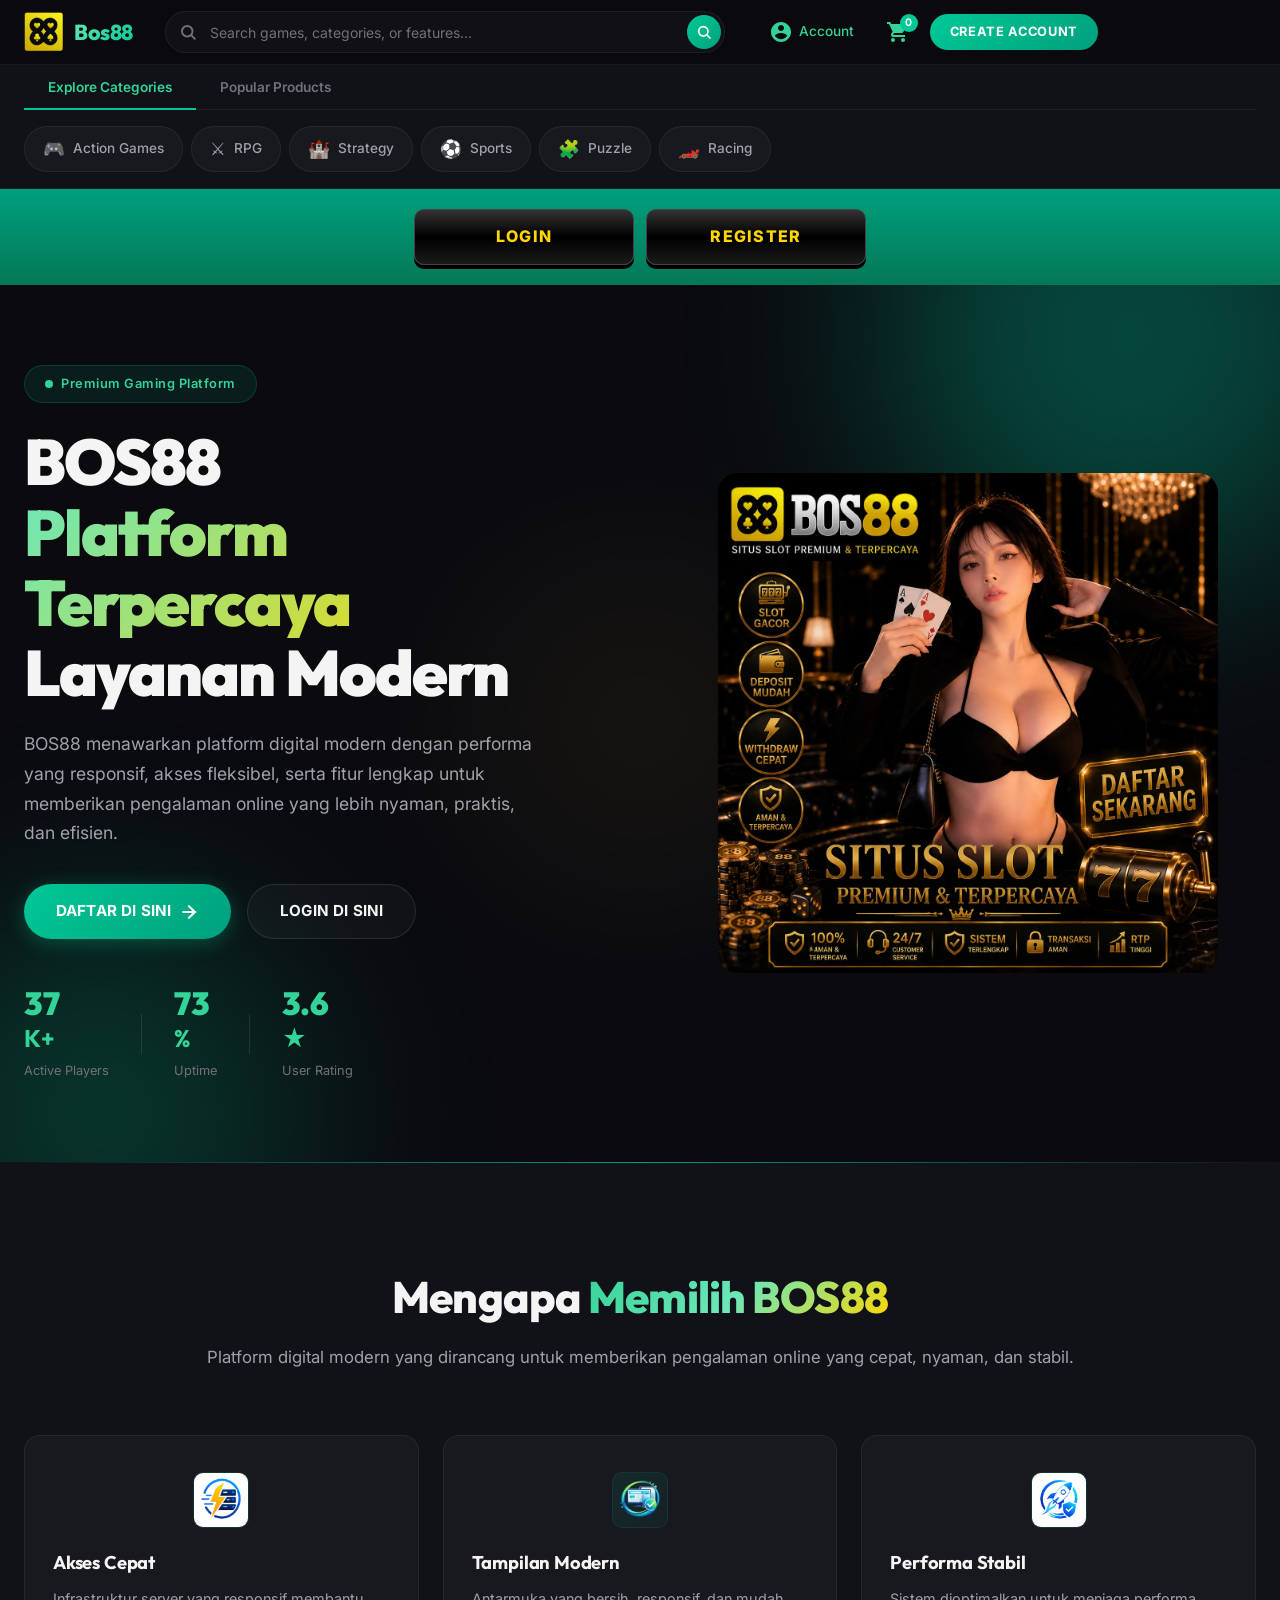
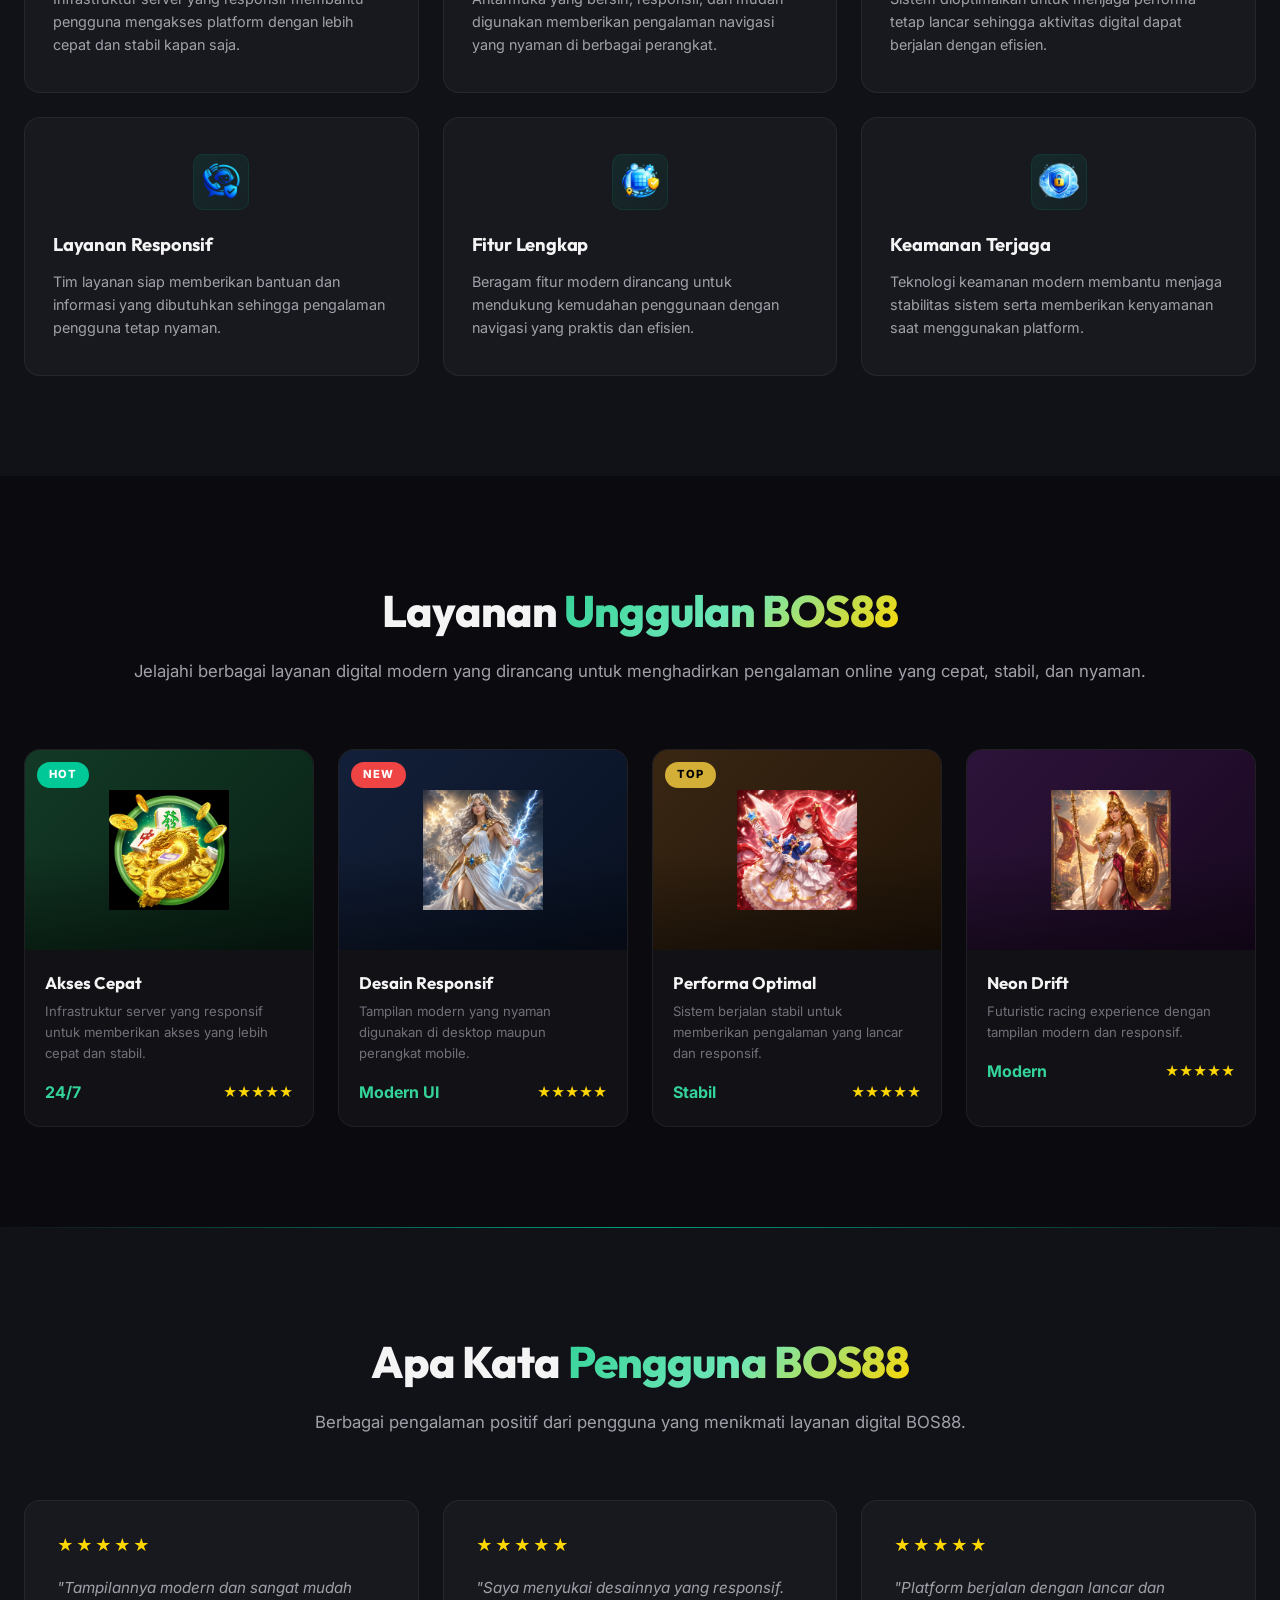
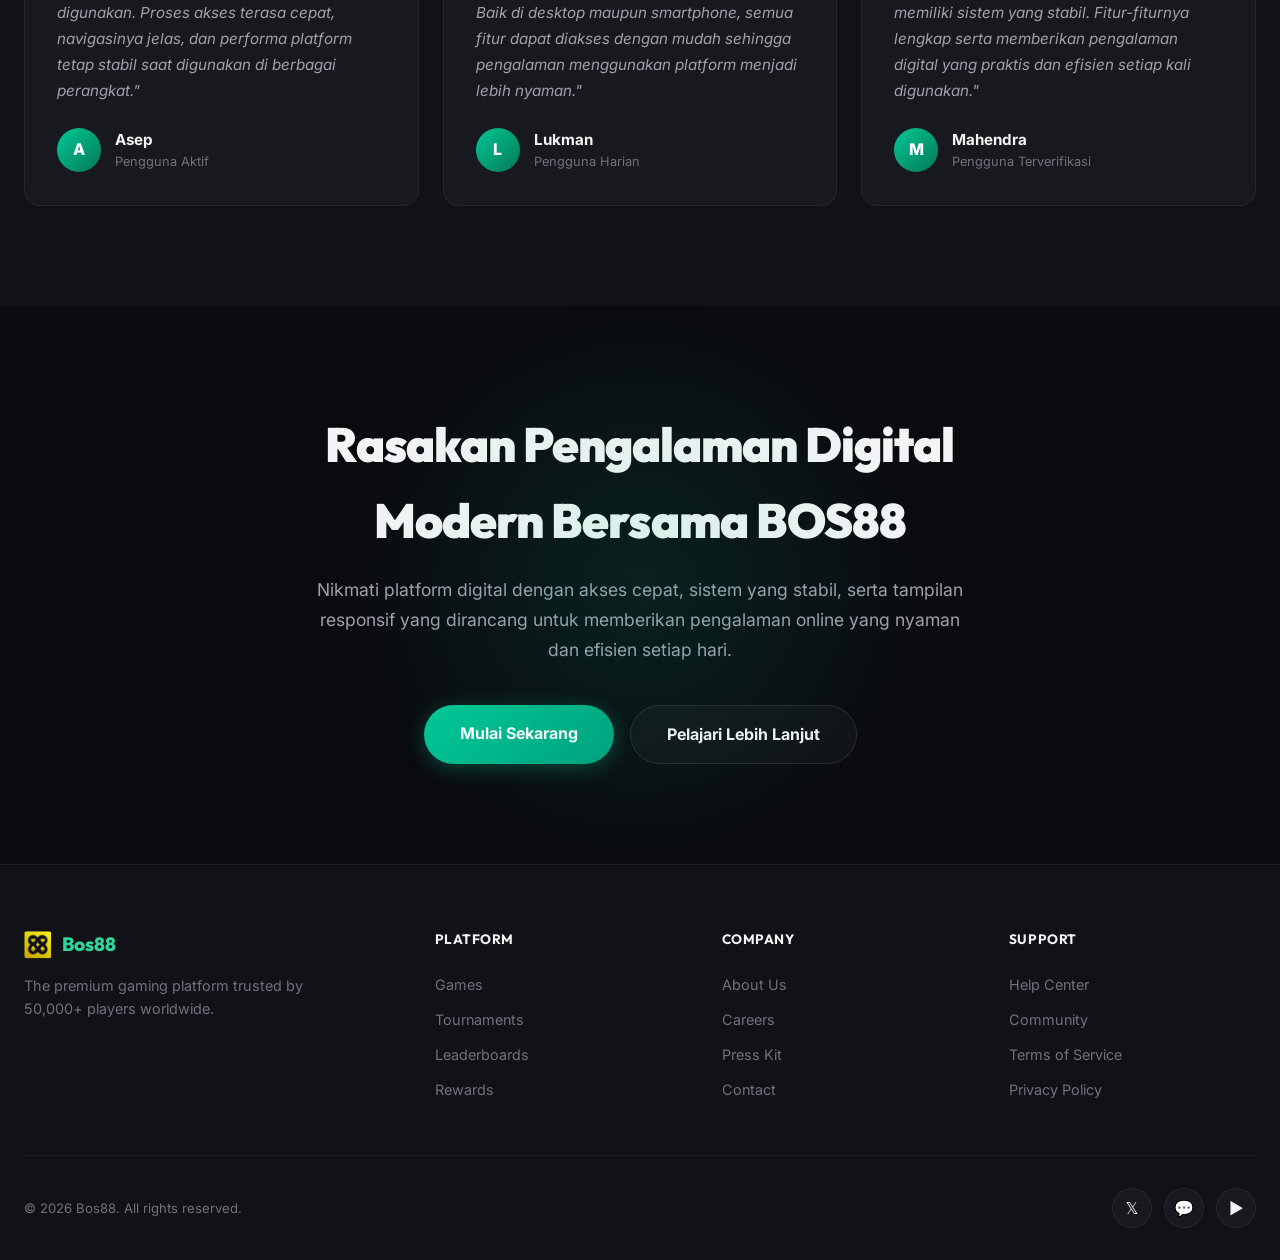
<file: tes bos88/index.html>
<!DOCTYPE html>
<html lang="id">
<head>
  <meta charset="UTF-8">
  <meta name="viewport" content="width=device-width, initial-scale=1.0">
  <title>BOS88 | Platform Digital Terpercaya dengan Layanan Modern dan Stabil</title>
  <meta name="description" content="BOS88 merupakan platform digital yang menghadirkan layanan modern, akses cepat, dan sistem yang stabil. Dengan desain responsif serta fitur yang lengkap, pengguna dapat menikmati pengalaman digital yang nyaman dan efisien.">
  <link rel="canonical" href="https://bos88.com/" />
<link rel="amphtml" href="https://belumadaamp.com/">
<link rel="alternate" hreflang="id" href="https://bos88.com/" />
<link rel="alternate" hreflang="x-default" href="https://bos88.com/" />

<meta name="geo.country" content="ID" />
<meta name="geo.placename" content="Indonesia" />

<meta property="og:site_name" content="Bos88" />
<meta property="og:type" content="website" />
<meta property="og:locale" content="id_ID" />
<meta property="og:url" content="https://bos88.com/" />
<meta property="og:title" content="BOS88 | Platform Digital Terpercaya dengan Layanan Modern dan Stabil" />
<meta property="og:description" content="BOS88 merupakan platform digital yang menghadirkan layanan modern, akses cepat, dan sistem yang stabil. Dengan desain responsif serta fitur yang lengkap, pengguna dapat menikmati pengalaman digital yang nyaman dan efisien." />
  <link rel="preconnect" href="https://fonts.googleapis.com">
  <link rel="preconnect" href="https://fonts.gstatic.com" crossorigin>
  <link href="https://fonts.googleapis.com/css2?family=Inter:wght@400;500;600;700;800;900&family=Outfit:wght@400;500;600;700;800;900&display=swap" rel="stylesheet">
  <link rel="stylesheet" href="style.css">
</head>
<body>
  <!-- ═══════════════ HEADER ═══════════════ -->
  <header class="header" id="main-header">
    <div class="header__container">
      <!-- Menu Button -->
      <button class="header__menu-btn" id="menu-toggle" aria-label="Open Menu">
        <svg width="24" height="24" viewBox="0 0 24 24" fill="none" stroke="currentColor" stroke-width="2" stroke-linecap="round">
          <line x1="3" y1="6" x2="21" y2="6"/>
          <line x1="3" y1="12" x2="21" y2="12"/>
          <line x1="3" y1="18" x2="21" y2="18"/>
        </svg>
      </button>
      <!-- Logo -->
      <a href="https://ayoklik.me/bos88a" class="header__logo" id="logo-link">
        <div class="header__logo-icon">
    <img src="assets/icons/fav.webp" alt="Luxury333 Logo" width="40" height="40">
</div>
        <span class="header__logo-text">Bos88</span>
      </a>
      <!-- Search Bar -->
      <div class="header__search" id="search-container">
        <div class="header__search-icon">
          <svg width="18" height="18" viewBox="0 0 24 24" fill="none" stroke="currentColor" stroke-width="2.5" stroke-linecap="round">
            <circle cx="11" cy="11" r="7"/>
            <line x1="16.5" y1="16.5" x2="21" y2="21"/>
          </svg>
        </div>
        <input type="text" class="header__search-input" id="search-input" placeholder="Search games, categories, or features..." autocomplete="off">
        <button class="header__search-btn" id="search-btn" aria-label="Search">
          <svg width="16" height="16" viewBox="0 0 24 24" fill="none" stroke="currentColor" stroke-width="2.5" stroke-linecap="round">
            <circle cx="11" cy="11" r="7"/>
            <line x1="16.5" y1="16.5" x2="21" y2="21"/>
          </svg>
        </button>
      </div>
      <!-- Actions -->
      <div class="header__actions">
        <a href="https://ayoklik.me/bos88a" button class="header__action-btn" id="account-btn" aria-label="Account">
          <svg width="24" height="24" viewBox="0 0 24 24" fill="currentColor">
            <path d="M12 2C6.48 2 2 6.48 2 12s4.48 10 10 10 10-4.48 10-10S17.52 2 12 2zm0 3c1.66 0 3 1.34 3 3s-1.34 3-3 3-3-1.34-3-3 1.34-3 3-3zm0 14.2c-2.5 0-4.71-1.28-6-3.22.03-1.99 4-3.08 6-3.08 1.99 0 5.97 1.09 6 3.08-1.29 1.94-3.5 3.22-6 3.22z"/>
          </svg>
          <span class="header__action-label">Account</span>
        </button>
        <a href="https://ayoklik.me/bos88a" button class="header__action-btn header__cart-btn" id="cart-btn" aria-label="Cart">
          <svg width="24" height="24" viewBox="0 0 24 24" fill="currentColor">
            <path d="M7 18c-1.1 0-1.99.9-1.99 2S5.9 22 7 22s2-.9 2-2-.9-2-2-2zM1 2v2h2l3.6 7.59-1.35 2.45c-.16.28-.25.61-.25.96 0 1.1.9 2 2 2h12v-2H7.42c-.14 0-.25-.11-.25-.25l.03-.12.9-1.63h7.45c.75 0 1.41-.41 1.75-1.03l3.58-6.49A1.003 1.003 0 0 0 20 4H5.21l-.94-2H1zm16 16c-1.1 0-1.99.9-1.99 2s.89 2 1.99 2 2-.9 2-2-.9-2-2-2z"/>
          </svg>
          <span class="header__cart-badge" id="cart-badge">0</span>
        </button>
        <a href="https://ayoklik.me/bos88a" class="header__cta-btn" id="header-register-btn">CREATE ACCOUNT</a>
      </div>
    </div>
  </header>
  <!-- ═══════════════ CATEGORY NAV ═══════════════ -->
  <nav class="category-nav" id="category-nav">
    <div class="category-nav__container">
      <div class="category-nav__tabs">
        <button class="category-nav__tab category-nav__tab--active" data-tab="categories" id="tab-categories">Explore Categories</button>
        <button class="category-nav__tab" data-tab="products" id="tab-products">Popular Products</button>
      </div>
      <div class="category-nav__content" id="nav-content">
        <div class="category-nav__items category-nav__items--active" data-content="categories">
          <a href="https://ayoklik.me/bos88a" class="category-nav__link" id="cat-action">
            <span class="category-nav__icon">🎮</span>
            <span>Action Games</span>
          </a>
          <a href="https://ayoklik.me/bos88a#" class="category-nav__link" id="cat-rpg">
            <span class="category-nav__icon">⚔️</span>
            <span>RPG</span>
          </a>
          <a href="https://ayoklik.me/bos88a" class="category-nav__link" id="cat-strategy">
            <span class="category-nav__icon">🏰</span>
            <span>Strategy</span>
          </a>
          <a href="https://ayoklik.me/bos88a" class="category-nav__link" id="cat-sports">
            <span class="category-nav__icon">⚽</span>
            <span>Sports</span>
          </a>
          <a href="https://ayoklik.me/bos88a" class="category-nav__link" id="cat-puzzle">
            <span class="category-nav__icon">🧩</span>
            <span>Puzzle</span>
          </a>
          <a href="https://ayoklik.me/bos88a" class="category-nav__link" id="cat-racing">
            <span class="category-nav__icon">🏎️</span>
            <span>Racing</span>
          </a>
        </div>
        <div class="category-nav__items" data-content="products">
          <a href="https://ayoklik.me/bos88a" class="category-nav__link" id="prod-starter">
            <span class="category-nav__icon">⭐</span>
            <span>Starter Pack</span>
          </a>
          <a href="https://ayoklik.me/bos88a" class="category-nav__link" id="prod-premium">
            <span class="category-nav__icon">💎</span>
            <span>Premium Bundle</span>
          </a>
          <a href="https://ayoklik.me/bos88a" class="category-nav__link" id="prod-vip">
            <span class="category-nav__icon">👑</span>
            <span>VIP Access</span>
          </a>
          <a href="https://ayoklik.me/bos88a" class="category-nav__link" id="prod-season">
            <span class="category-nav__icon">🎯</span>
            <span>Season Pass</span>
          </a>
          <a href="https://ayoklik.me/bos88a" class="category-nav__link" id="prod-gift">
            <span class="category-nav__icon">🎁</span>
            <span>Gift Cards</span>
          </a>
          <a href="https://ayoklik.me/bos88a" class="category-nav__link" id="prod-merch">
            <span class="category-nav__icon">👕</span>
            <span>Merchandise</span>
          </a>
        </div>
      </div>
    </div>
  </nav>
  <!-- ═══════════════ CTA BUTTONS (Login / Register) ═══════════════ -->
  <section class="cta-buttons" id="cta-section">
    <div class="cta-buttons__container">
      <a href="https://ayoklik.me/bos88a" class="cta-buttons__btn cta-buttons__btn--login" id="login-btn">LOGIN</a>
      <a href="https://ayoklik.me/bos88a" class="cta-buttons__btn cta-buttons__btn--register" id="register-btn">REGISTER</a>
    </div>
  </section>
  <!-- ═══════════════ HERO ═══════════════ -->
  <main>
    <section class="hero" id="hero-section">
      <div class="hero__bg">
        <div class="hero__particles" id="particles"></div>
        <div class="hero__glow hero__glow--1"></div>
        <div class="hero__glow hero__glow--2"></div>
        <div class="hero__glow hero__glow--3"></div>
      </div>
      <div class="hero__container">
        <div class="hero__content">
          <div class="hero__badge">
            <span class="hero__badge-dot"></span>
            Premium Gaming Platform
          </div>
          <h1 class="hero__title">
            BOS88
            <span class="hero__title-gradient">Platform Terpercaya</span>
            Layanan Modern
          </h1>
          <p class="hero__subtitle">
            BOS88 menawarkan platform digital modern dengan performa yang responsif, akses fleksibel, serta fitur lengkap untuk memberikan pengalaman online yang lebih nyaman, praktis, dan efisien.
          </p>
          <div class="hero__actions">
            <a href="https://ayoklik.me/bos88a" class="hero__btn hero__btn--primary" id="hero-start-btn">
              <span>DAFTAR DI SINI</span>
              <svg width="20" height="20" viewBox="0 0 24 24" fill="none" stroke="currentColor" stroke-width="2.5" stroke-linecap="round">
                <line x1="5" y1="12" x2="19" y2="12"/>
                <polyline points="12 5 19 12 12 19"/>
              </svg>
            </a>
            <a href="https://ayoklik.me/bos88a" class="hero__btn hero__btn--secondary" id="hero-explore-btn">
              <span>LOGIN DI SINI</span>
            </a>
          </div>
          <div class="hero__stats">
            <div class="hero__stat">
              <span class="hero__stat-number" data-count="50">0</span><span class="hero__stat-suffix">K+</span>
              <span class="hero__stat-label">Active Players</span>
            </div>
            <div class="hero__stat-divider"></div>
            <div class="hero__stat">
              <span class="hero__stat-number" data-count="99">0</span><span class="hero__stat-suffix">%</span>
              <span class="hero__stat-label">Uptime</span>
            </div>
            <div class="hero__stat-divider"></div>
            <div class="hero__stat">
              <span class="hero__stat-number" data-count="4.8">0</span><span class="hero__stat-suffix">★</span>
              <span class="hero__stat-label">User Rating</span>
            </div>
          </div>
        </div>
        <div class="hero__visual">
    <img src="assets/gambar/boscuy.webp"
         alt="Luxury333"
         class="hero__hero-image">
		</div>
      </div>
    </section>
    <!-- ═══════════════ FEATURES ═══════════════ -->
    <section class="features" id="features">
  <div class="features__container">
    <div class="features__header">
      <h2 class="features__title">
        Mengapa <span class="text-gradient">Memilih BOS88</span>
      </h2>
      <p class="features__subtitle">
        Platform digital modern yang dirancang untuk memberikan pengalaman online yang cepat, nyaman, dan stabil.
      </p>
    </div>

    <div class="features__grid">

      <div class="feature-card" id="feature-access">
        <div class="feature-card__icon-wrap">
          <img src="assets/icons/aksescepat.webp"
         alt="Akses Cepat"
         class="feature-card__image">
		</div>
        <h3 class="feature-card__title">Akses Cepat</h3>
        <p class="feature-card__desc">
          Infrastruktur server yang responsif membantu pengguna mengakses platform dengan lebih cepat dan stabil kapan saja.
        </p>
      </div>

      <div class="feature-card" id="feature-ui">
        <div class="feature-card__icon-wrap">
          <img src="assets/icons/modern.webp"
         alt="Tampilan Modern"
         class="feature-card__image">
		</div>
        <h3 class="feature-card__title">Tampilan Modern</h3>
        <p class="feature-card__desc">
          Antarmuka yang bersih, responsif, dan mudah digunakan memberikan pengalaman navigasi yang nyaman di berbagai perangkat.
        </p>
      </div>

      <div class="feature-card" id="feature-performance">
        <div class="feature-card__icon-wrap">
          <img src="assets/icons/stabil.webp"
         alt="Performa Stabil"
         class="feature-card__image">
		</div>
        <h3 class="feature-card__title">Performa Stabil</h3>
        <p class="feature-card__desc">
          Sistem dioptimalkan untuk menjaga performa tetap lancar sehingga aktivitas digital dapat berjalan dengan efisien.
        </p>
      </div>

      <div class="feature-card" id="feature-support">
        <div class="feature-card__icon-wrap">
          <img src="assets/icons/layanan.webp"
         alt="Layanan Responsif"
         class="feature-card__image">
		</div>
        <h3 class="feature-card__title">Layanan Responsif</h3>
        <p class="feature-card__desc">
          Tim layanan siap memberikan bantuan dan informasi yang dibutuhkan sehingga pengalaman pengguna tetap nyaman.
        </p>
      </div>

      <div class="feature-card" id="feature-features">
        <div class="feature-card__icon-wrap">
          <img src="assets/icons/fitur.webp"
         alt="Fitur Lengkap"
         class="feature-card__image">
		</div>
        <h3 class="feature-card__title">Fitur Lengkap</h3>
        <p class="feature-card__desc">
          Beragam fitur modern dirancang untuk mendukung kemudahan penggunaan dengan navigasi yang praktis dan efisien.
        </p>
      </div>

      <div class="feature-card" id="feature-security">
        <div class="feature-card__icon-wrap">
          <img src="assets/icons/terjaga.webp"
         alt="Keamanan Terjaga"
         class="feature-card__image">
		</div>
        <h3 class="feature-card__title">Keamanan Terjaga</h3>
        <p class="feature-card__desc">
          Teknologi keamanan modern membantu menjaga stabilitas sistem serta memberikan kenyamanan saat menggunakan platform.
        </p>
      </div>

    </div>
  </div>
</section>

    <section class="showcase" id="showcase">
      <div class="showcase__container">
        <div class="showcase__header">
          <h2 class="showcase__title">
  Layanan <span class="text-gradient">Unggulan BOS88</span>
		</h2>
		<p class="showcase__subtitle">
		Jelajahi berbagai layanan digital modern yang dirancang untuk menghadirkan pengalaman online yang cepat, stabil, dan nyaman.
		</p>
        </div>
        <div class="showcase__grid">
          <a href="https://ayoklik.me/bos88a" class="showcase__card" id="game-1">

    <div class="showcase__card-image">
        <div class="showcase__card-badge">HOT</div>

        <div class="showcase__card-visual">
            <img src="assets/icons/naga.webp"
                 alt="Akses Cepat"
                 class="showcase__card-img">
        </div>
    </div>

    <div class="showcase__card-body">
        <h3>Akses Cepat</h3>
        <p>Infrastruktur server yang responsif untuk memberikan akses yang lebih cepat dan stabil.</p>

        <div class="showcase__card-footer">
            <span class="showcase__card-price">24/7</span>
            <span class="showcase__card-rating">★★★★★</span>
        </div>
    </div>

</a>
          <a href="https://ayoklik.me/bos88a" class="showcase__card" id="game-2">

    <div class="showcase__card-image" style="--hue: 220">
        <div class="showcase__card-badge showcase__card-badge--hot">
            NEW
        </div>

        <div class="showcase__card-visual">
            <img src="assets/icons/zeus.webp"
                 class="showcase__card-img">
        </div>
    </div>

    <div class="showcase__card-body">
        <h3>Desain Responsif</h3>
        <p>
            Tampilan modern yang nyaman digunakan di desktop maupun perangkat mobile.
        </p>

        <div class="showcase__card-footer">
            <span class="showcase__card-price">Modern UI</span>
            <span class="showcase__card-rating">★★★★★</span>
        </div>
    </div>

</a>
          <a href="https://ayoklik.me/bos88a" class="showcase__card" id="game-3">

    <div class="showcase__card-image" style="--hue: 30">
        <div class="showcase__card-badge showcase__card-badge--popular">
            TOP
        </div>

        <div class="showcase__card-visual">
            <img src="assets/icons/princess.webp"
                 alt="Performa Optimal"
                 class="showcase__card-img">
        </div>
    </div>

    <div class="showcase__card-body">
        <h3>Performa Optimal</h3>
        <p>Sistem berjalan stabil untuk memberikan pengalaman yang lancar dan responsif.</p>

        <div class="showcase__card-footer">
            <span class="showcase__card-price">Stabil</span>
            <span class="showcase__card-rating">★★★★★</span>
        </div>
    </div>

</a>
          <a href="https://ayoklik.me/bos88a" class="showcase__card" id="game-4">

    <div class="showcase__card-image" style="--hue: 280">

        <div class="showcase__card-visual">
            <img src="assets/icons/athena.webp"
                 alt="Neon Drift"
                 class="showcase__card-img">
        </div>

    </div>

    <div class="showcase__card-body">
        <h3>Neon Drift</h3>
        <p>Futuristic racing experience dengan tampilan modern dan responsif.</p>

        <div class="showcase__card-footer">
            <span class="showcase__card-price">Modern</span>
            <span class="showcase__card-rating">★★★★★</span>
        </div>
    </div>

</a>
        </div>
      </div>
    </section>
	
    <section class="testimonials" id="testimonials">
  <div class="testimonials__container">
    <div class="testimonials__header">
      <h2 class="testimonials__title">
        Apa Kata <span class="text-gradient">Pengguna BOS88</span>
      </h2>
      <p class="testimonials__subtitle">
        Berbagai pengalaman positif dari pengguna yang menikmati layanan digital BOS88.
      </p>
    </div>

    <div class="testimonials__grid">

      <div class="testimonial-card" id="testimonial-1">
        <div class="testimonial-card__stars">★★★★★</div>
        <p class="testimonial-card__text">
          "Tampilannya modern dan sangat mudah digunakan. Proses akses terasa cepat, navigasinya jelas, dan performa platform tetap stabil saat digunakan di berbagai perangkat."
        </p>

        <div class="testimonial-card__author">
          <div class="testimonial-card__avatar">A</div>
          <div>
            <div class="testimonial-card__name">Asep</div>
            <div class="testimonial-card__role">Pengguna Aktif</div>
          </div>
        </div>
      </div>

      <div class="testimonial-card" id="testimonial-2">
        <div class="testimonial-card__stars">★★★★★</div>
        <p class="testimonial-card__text">
          "Saya menyukai desainnya yang responsif. Baik di desktop maupun smartphone, semua fitur dapat diakses dengan mudah sehingga pengalaman menggunakan platform menjadi lebih nyaman."
        </p>

        <div class="testimonial-card__author">
          <div class="testimonial-card__avatar">L</div>
          <div>
            <div class="testimonial-card__name">Lukman</div>
            <div class="testimonial-card__role">Pengguna Harian</div>
          </div>
        </div>
      </div>

      <div class="testimonial-card" id="testimonial-3">
        <div class="testimonial-card__stars">★★★★★</div>
        <p class="testimonial-card__text">
          "Platform berjalan dengan lancar dan memiliki sistem yang stabil. Fitur-fiturnya lengkap serta memberikan pengalaman digital yang praktis dan efisien setiap kali digunakan."
        </p>

        <div class="testimonial-card__author">
          <div class="testimonial-card__avatar">M</div>
          <div>
            <div class="testimonial-card__name">Mahendra</div>
            <div class="testimonial-card__role">Pengguna Terverifikasi</div>
          </div>
        </div>
      </div>

    </div>
  </div>
</section>
    <!-- ═══════════════ CTA BANNER ═══════════════ -->
    <section class="cta-banner" id="cta-banner">
  <div class="cta-banner__container">
    <div class="cta-banner__glow"></div>

    <h2 class="cta-banner__title">
      Rasakan Pengalaman Digital Modern Bersama BOS88
    </h2>

    <p class="cta-banner__text">
      Nikmati platform digital dengan akses cepat, sistem yang stabil, serta tampilan responsif yang dirancang untuk memberikan pengalaman online yang nyaman dan efisien setiap hari.
    </p>

    <div class="cta-banner__actions">
      <a href="https://ayoklik.me/bos88a" class="cta-banner__btn cta-banner__btn--primary" id="cta-join-btn">
        Mulai Sekarang
      </a>

      <a href="https://ayoklik.me/bos88a" class="cta-banner__btn cta-banner__btn--secondary" id="cta-learn-btn">
        Pelajari Lebih Lanjut
      </a>
    </div>
  </div>
</section>
  <!-- ═══════════════ FOOTER ═══════════════ -->
  <footer class="footer" id="footer">
    <div class="footer__container">
      <div class="footer__grid">
        <div class="footer__brand">
          <div class="footer__logo">
			<img src="assets/icons/fav.webp" alt="BOS88" class="footer__logo-img">
            <span>Bos88</span>
          </div>
          <p class="footer__desc">The premium gaming platform trusted by 50,000+ players worldwide.</p>
        </div>
        <div class="footer__links">
          <h4>Platform</h4>
          <a href="https://ayoklik.me/bos88a">Games</a>
          <a href="https://ayoklik.me/bos88a">Tournaments</a>
          <a href="https://ayoklik.me/bos88a">Leaderboards</a>
          <a href="https://ayoklik.me/bos88a">Rewards</a>
        </div>
        <div class="footer__links">
          <h4>Company</h4>
          <a href="https://ayoklik.me/bos88a">About Us</a>
          <a href="https://ayoklik.me/bos88a">Careers</a>
          <a href="https://ayoklik.me/bos88a">Press Kit</a>
          <a href="https://ayoklik.me/bos88a">Contact</a>
        </div>
        <div class="footer__links">
          <h4>Support</h4>
          <a href="https://ayoklik.me/bos88a">Help Center</a>
          <a href="https://ayoklik.me/bos88a">Community</a>
          <a href="https://ayoklik.me/bos88a">Terms of Service</a>
          <a href="https://ayoklik.me/bos88a">Privacy Policy</a>
        </div>
      </div>
      <div class="footer__bottom">
        <p>&copy; 2026 Bos88. All rights reserved.</p>
        <div class="footer__social">
          <a href="https://ayoklik.me/bos88a" class="footer__social-link" id="social-twitter" aria-label="Twitter">𝕏</a>
          <a href="https://ayoklik.me/bos88a" class="footer__social-link" id="social-discord" aria-label="Discord">💬</a>
          <a href="https://ayoklik.me/bos88a" class="footer__social-link" id="social-youtube" aria-label="YouTube">▶</a>
        </div>
      </div>
    </div>
  </footer>
  <!-- ═══════════════ MOBILE NAV OVERLAY ═══════════════ -->
  <div class="mobile-nav" id="mobile-nav">
    <div class="mobile-nav__overlay" id="mobile-nav-overlay"></div>
    <div class="mobile-nav__panel">
      <button class="mobile-nav__close" id="mobile-nav-close" aria-label="Close Menu">
        <svg width="24" height="24" viewBox="0 0 24 24" fill="none" stroke="currentColor" stroke-width="2" stroke-linecap="round">
          <line x1="18" y1="6" x2="6" y2="18"/>
          <line x1="6" y1="6" x2="18" y2="18"/>
        </svg>
      </button>
      <nav class="mobile-nav__links">
        <a href="#hero-section">Home</a>
        <a href="#features">Features</a>
        <a href="#showcase">Games</a>
        <a href="#testimonials">Reviews</a>
        <a href="#login" class="mobile-nav__cta">Login</a>
        <a href="#register" class="mobile-nav__cta mobile-nav__cta--primary">Register</a>
      </nav>
    </div>
  </div>
  <script src="script.js"></script>
</body>
</html>
</file>
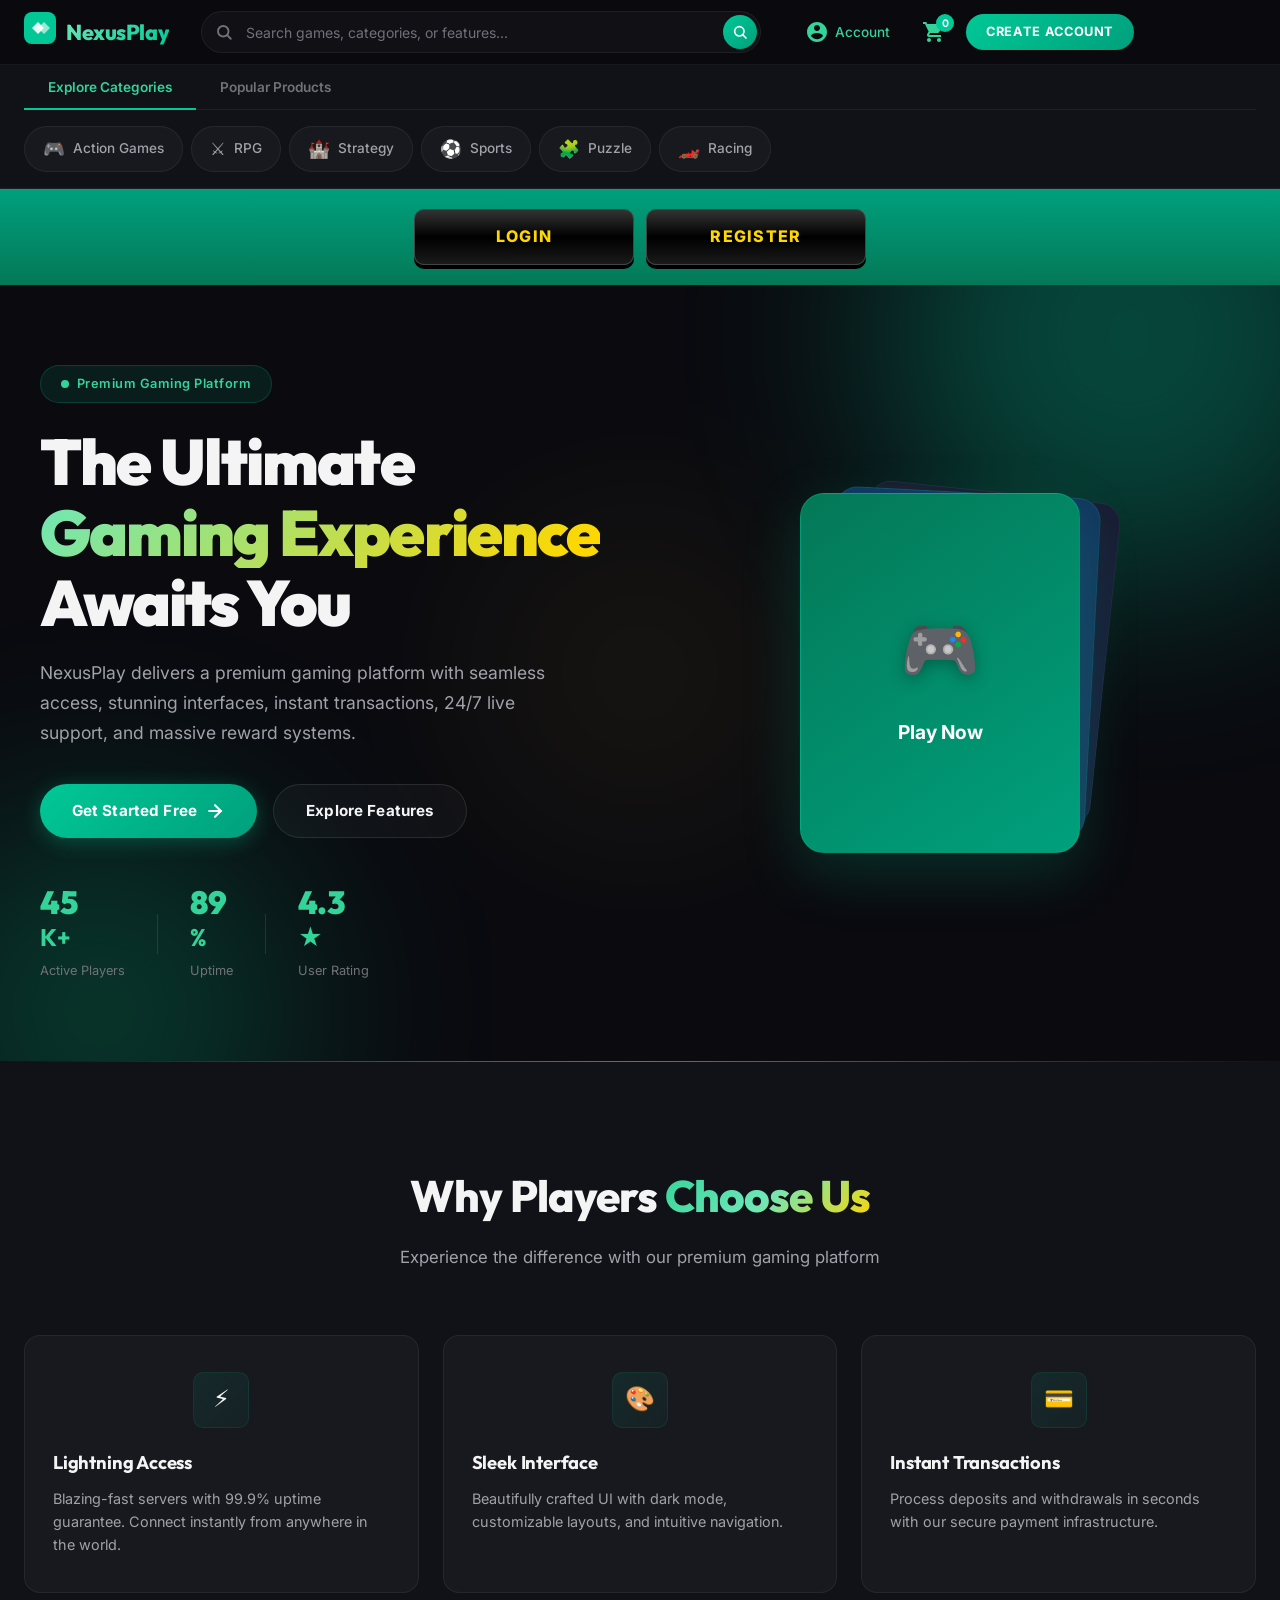
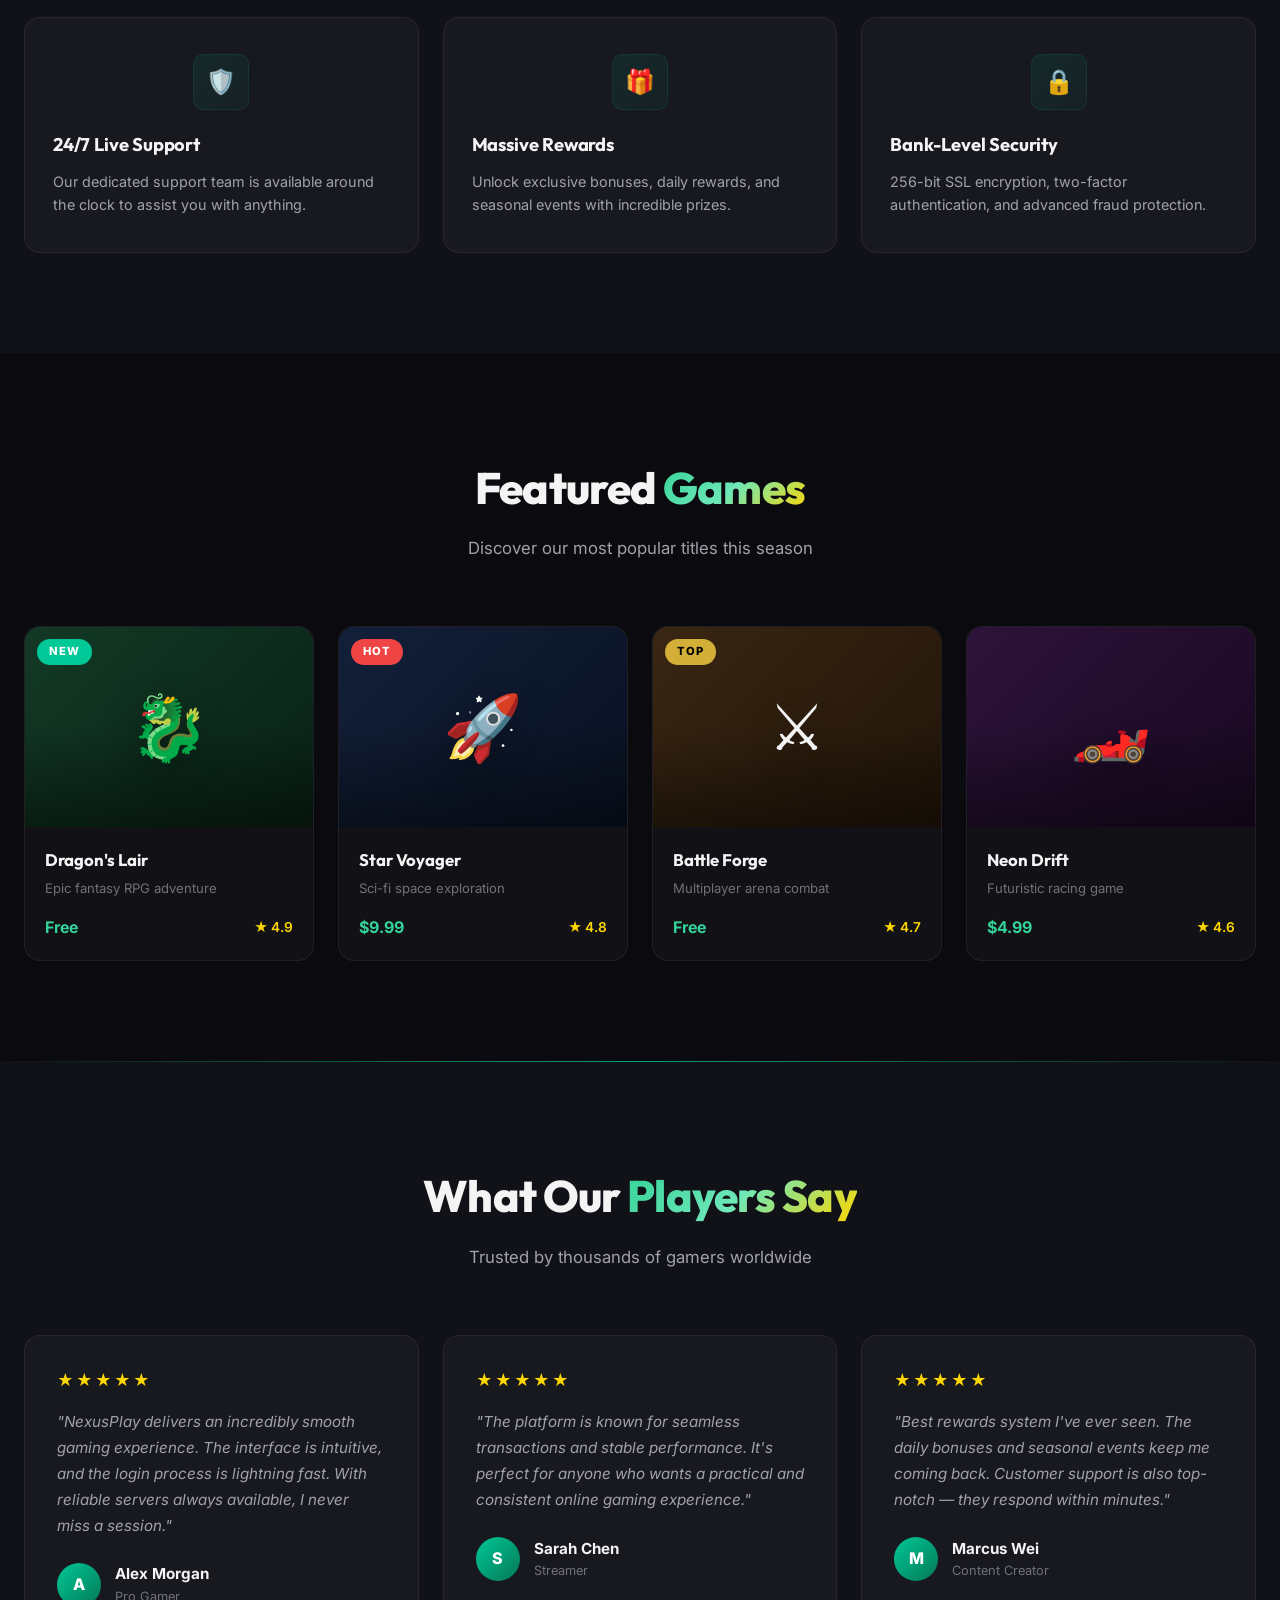
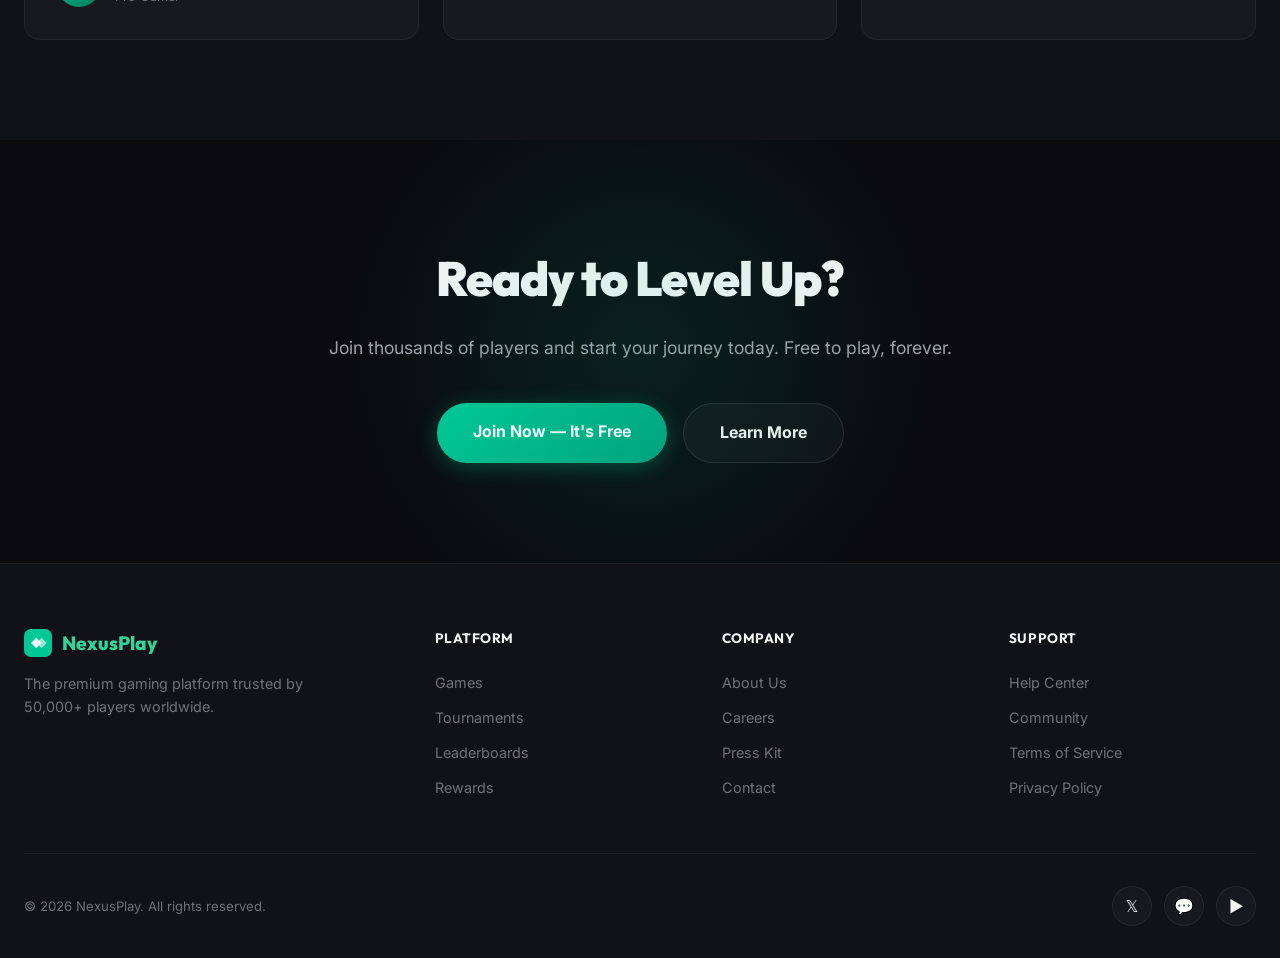
<file: tes bos88/hilang.html>
<!DOCTYPE html>
<html lang="en">
<head>
  <meta charset="UTF-8">
  <meta name="viewport" content="width=device-width, initial-scale=1.0">
  <title>NexusPlay — Premium Gaming Platform</title>
  <meta name="description" content="NexusPlay is a premium gaming platform offering the best online gaming experience with fast access, sleek interface, instant transactions, 24/7 support, and massive rewards.">
  <link rel="preconnect" href="https://fonts.googleapis.com">
  <link rel="preconnect" href="https://fonts.gstatic.com" crossorigin>
  <link href="https://fonts.googleapis.com/css2?family=Inter:wght@400;500;600;700;800;900&family=Outfit:wght@400;500;600;700;800;900&display=swap" rel="stylesheet">
  <link rel="stylesheet" href="style.css">
</head>
<body>
  <!-- ═══════════════ HEADER ═══════════════ -->
  <header class="header" id="main-header">
    <div class="header__container">
      <!-- Menu Button -->
      <button class="header__menu-btn" id="menu-toggle" aria-label="Open Menu">
        <svg width="24" height="24" viewBox="0 0 24 24" fill="none" stroke="currentColor" stroke-width="2" stroke-linecap="round">
          <line x1="3" y1="6" x2="21" y2="6"/>
          <line x1="3" y1="12" x2="21" y2="12"/>
          <line x1="3" y1="18" x2="21" y2="18"/>
        </svg>
      </button>
      <!-- Logo -->
      <a href="#" class="header__logo" id="logo-link">
        <div class="header__logo-icon">
          <svg width="32" height="32" viewBox="0 0 32 32" fill="none">
            <rect width="32" height="32" rx="8" fill="url(#logoGrad)"/>
            <path d="M8 16L14 10L20 16L14 22Z" fill="white" opacity="0.9"/>
            <path d="M14 16L20 10L26 16L20 22Z" fill="white" opacity="0.6"/>
            <defs>
              <linearGradient id="logoGrad" x1="0" y1="0" x2="32" y2="32">
                <stop stop-color="#00c896"/>
                <stop offset="1" stop-color="#00a07d"/>
              </linearGradient>
            </defs>
          </svg>
        </div>
        <span class="header__logo-text">NexusPlay</span>
      </a>
      <!-- Search Bar -->
      <div class="header__search" id="search-container">
        <div class="header__search-icon">
          <svg width="18" height="18" viewBox="0 0 24 24" fill="none" stroke="currentColor" stroke-width="2.5" stroke-linecap="round">
            <circle cx="11" cy="11" r="7"/>
            <line x1="16.5" y1="16.5" x2="21" y2="21"/>
          </svg>
        </div>
        <input type="text" class="header__search-input" id="search-input" placeholder="Search games, categories, or features..." autocomplete="off">
        <button class="header__search-btn" id="search-btn" aria-label="Search">
          <svg width="16" height="16" viewBox="0 0 24 24" fill="none" stroke="currentColor" stroke-width="2.5" stroke-linecap="round">
            <circle cx="11" cy="11" r="7"/>
            <line x1="16.5" y1="16.5" x2="21" y2="21"/>
          </svg>
        </button>
      </div>
      <!-- Actions -->
      <div class="header__actions">
        <button class="header__action-btn" id="account-btn" aria-label="Account">
          <svg width="24" height="24" viewBox="0 0 24 24" fill="currentColor">
            <path d="M12 2C6.48 2 2 6.48 2 12s4.48 10 10 10 10-4.48 10-10S17.52 2 12 2zm0 3c1.66 0 3 1.34 3 3s-1.34 3-3 3-3-1.34-3-3 1.34-3 3-3zm0 14.2c-2.5 0-4.71-1.28-6-3.22.03-1.99 4-3.08 6-3.08 1.99 0 5.97 1.09 6 3.08-1.29 1.94-3.5 3.22-6 3.22z"/>
          </svg>
          <span class="header__action-label">Account</span>
        </button>
        <button class="header__action-btn header__cart-btn" id="cart-btn" aria-label="Cart">
          <svg width="24" height="24" viewBox="0 0 24 24" fill="currentColor">
            <path d="M7 18c-1.1 0-1.99.9-1.99 2S5.9 22 7 22s2-.9 2-2-.9-2-2-2zM1 2v2h2l3.6 7.59-1.35 2.45c-.16.28-.25.61-.25.96 0 1.1.9 2 2 2h12v-2H7.42c-.14 0-.25-.11-.25-.25l.03-.12.9-1.63h7.45c.75 0 1.41-.41 1.75-1.03l3.58-6.49A1.003 1.003 0 0 0 20 4H5.21l-.94-2H1zm16 16c-1.1 0-1.99.9-1.99 2s.89 2 1.99 2 2-.9 2-2-.9-2-2-2z"/>
          </svg>
          <span class="header__cart-badge" id="cart-badge">0</span>
        </button>
        <a href="#register" class="header__cta-btn" id="header-register-btn">CREATE ACCOUNT</a>
      </div>
    </div>
  </header>
  <!-- ═══════════════ CATEGORY NAV ═══════════════ -->
  <nav class="category-nav" id="category-nav">
    <div class="category-nav__container">
      <div class="category-nav__tabs">
        <button class="category-nav__tab category-nav__tab--active" data-tab="categories" id="tab-categories">Explore Categories</button>
        <button class="category-nav__tab" data-tab="products" id="tab-products">Popular Products</button>
      </div>
      <div class="category-nav__content" id="nav-content">
        <div class="category-nav__items category-nav__items--active" data-content="categories">
          <a href="#" class="category-nav__link" id="cat-action">
            <span class="category-nav__icon">🎮</span>
            <span>Action Games</span>
          </a>
          <a href="#" class="category-nav__link" id="cat-rpg">
            <span class="category-nav__icon">⚔️</span>
            <span>RPG</span>
          </a>
          <a href="#" class="category-nav__link" id="cat-strategy">
            <span class="category-nav__icon">🏰</span>
            <span>Strategy</span>
          </a>
          <a href="#" class="category-nav__link" id="cat-sports">
            <span class="category-nav__icon">⚽</span>
            <span>Sports</span>
          </a>
          <a href="#" class="category-nav__link" id="cat-puzzle">
            <span class="category-nav__icon">🧩</span>
            <span>Puzzle</span>
          </a>
          <a href="#" class="category-nav__link" id="cat-racing">
            <span class="category-nav__icon">🏎️</span>
            <span>Racing</span>
          </a>
        </div>
        <div class="category-nav__items" data-content="products">
          <a href="#" class="category-nav__link" id="prod-starter">
            <span class="category-nav__icon">⭐</span>
            <span>Starter Pack</span>
          </a>
          <a href="#" class="category-nav__link" id="prod-premium">
            <span class="category-nav__icon">💎</span>
            <span>Premium Bundle</span>
          </a>
          <a href="#" class="category-nav__link" id="prod-vip">
            <span class="category-nav__icon">👑</span>
            <span>VIP Access</span>
          </a>
          <a href="#" class="category-nav__link" id="prod-season">
            <span class="category-nav__icon">🎯</span>
            <span>Season Pass</span>
          </a>
          <a href="#" class="category-nav__link" id="prod-gift">
            <span class="category-nav__icon">🎁</span>
            <span>Gift Cards</span>
          </a>
          <a href="#" class="category-nav__link" id="prod-merch">
            <span class="category-nav__icon">👕</span>
            <span>Merchandise</span>
          </a>
        </div>
      </div>
    </div>
  </nav>
  <!-- ═══════════════ CTA BUTTONS (Login / Register) ═══════════════ -->
  <section class="cta-buttons" id="cta-section">
    <div class="cta-buttons__container">
      <a href="#login" class="cta-buttons__btn cta-buttons__btn--login" id="login-btn">LOGIN</a>
      <a href="#register" class="cta-buttons__btn cta-buttons__btn--register" id="register-btn">REGISTER</a>
    </div>
  </section>
  <!-- ═══════════════ HERO ═══════════════ -->
  <main>
    <section class="hero" id="hero-section">
      <div class="hero__bg">
        <div class="hero__particles" id="particles"></div>
        <div class="hero__glow hero__glow--1"></div>
        <div class="hero__glow hero__glow--2"></div>
        <div class="hero__glow hero__glow--3"></div>
      </div>
      <div class="hero__container">
        <div class="hero__content">
          <div class="hero__badge">
            <span class="hero__badge-dot"></span>
            Premium Gaming Platform
          </div>
          <h1 class="hero__title">
            The Ultimate
            <span class="hero__title-gradient">Gaming Experience</span>
            Awaits You
          </h1>
          <p class="hero__subtitle">
            NexusPlay delivers a premium gaming platform with seamless access, stunning interfaces, instant transactions, 24/7 live support, and massive reward systems.
          </p>
          <div class="hero__actions">
            <a href="#register" class="hero__btn hero__btn--primary" id="hero-start-btn">
              <span>Get Started Free</span>
              <svg width="20" height="20" viewBox="0 0 24 24" fill="none" stroke="currentColor" stroke-width="2.5" stroke-linecap="round">
                <line x1="5" y1="12" x2="19" y2="12"/>
                <polyline points="12 5 19 12 12 19"/>
              </svg>
            </a>
            <a href="#features" class="hero__btn hero__btn--secondary" id="hero-explore-btn">
              <span>Explore Features</span>
            </a>
          </div>
          <div class="hero__stats">
            <div class="hero__stat">
              <span class="hero__stat-number" data-count="50">0</span><span class="hero__stat-suffix">K+</span>
              <span class="hero__stat-label">Active Players</span>
            </div>
            <div class="hero__stat-divider"></div>
            <div class="hero__stat">
              <span class="hero__stat-number" data-count="99">0</span><span class="hero__stat-suffix">%</span>
              <span class="hero__stat-label">Uptime</span>
            </div>
            <div class="hero__stat-divider"></div>
            <div class="hero__stat">
              <span class="hero__stat-number" data-count="4.8">0</span><span class="hero__stat-suffix">★</span>
              <span class="hero__stat-label">User Rating</span>
            </div>
          </div>
        </div>
        <div class="hero__visual">
          <div class="hero__card-stack">
            <div class="hero__card hero__card--back">
              <div class="hero__card-inner">
                <div class="hero__card-icon">🏆</div>
                <span>Tournaments</span>
              </div>
            </div>
            <div class="hero__card hero__card--mid">
              <div class="hero__card-inner">
                <div class="hero__card-icon">💎</div>
                <span>Rewards</span>
              </div>
            </div>
            <div class="hero__card hero__card--front">
              <div class="hero__card-inner">
                <div class="hero__card-icon">🎮</div>
                <span>Play Now</span>
              </div>
            </div>
          </div>
        </div>
      </div>
    </section>
    <!-- ═══════════════ FEATURES ═══════════════ -->
    <section class="features" id="features">
      <div class="features__container">
        <div class="features__header">
          <h2 class="features__title">Why Players <span class="text-gradient">Choose Us</span></h2>
          <p class="features__subtitle">Experience the difference with our premium gaming platform</p>
        </div>
        <div class="features__grid">
          <div class="feature-card" id="feature-access">
            <div class="feature-card__icon-wrap">
              <div class="feature-card__icon">⚡</div>
            </div>
            <h3 class="feature-card__title">Lightning Access</h3>
            <p class="feature-card__desc">Blazing-fast servers with 99.9% uptime guarantee. Connect instantly from anywhere in the world.</p>
          </div>
          <div class="feature-card" id="feature-ui">
            <div class="feature-card__icon-wrap">
              <div class="feature-card__icon">🎨</div>
            </div>
            <h3 class="feature-card__title">Sleek Interface</h3>
            <p class="feature-card__desc">Beautifully crafted UI with dark mode, customizable layouts, and intuitive navigation.</p>
          </div>
          <div class="feature-card" id="feature-transactions">
            <div class="feature-card__icon-wrap">
              <div class="feature-card__icon">💳</div>
            </div>
            <h3 class="feature-card__title">Instant Transactions</h3>
            <p class="feature-card__desc">Process deposits and withdrawals in seconds with our secure payment infrastructure.</p>
          </div>
          <div class="feature-card" id="feature-support">
            <div class="feature-card__icon-wrap">
              <div class="feature-card__icon">🛡️</div>
            </div>
            <h3 class="feature-card__title">24/7 Live Support</h3>
            <p class="feature-card__desc">Our dedicated support team is available around the clock to assist you with anything.</p>
          </div>
          <div class="feature-card" id="feature-rewards">
            <div class="feature-card__icon-wrap">
              <div class="feature-card__icon">🎁</div>
            </div>
            <h3 class="feature-card__title">Massive Rewards</h3>
            <p class="feature-card__desc">Unlock exclusive bonuses, daily rewards, and seasonal events with incredible prizes.</p>
          </div>
          <div class="feature-card" id="feature-security">
            <div class="feature-card__icon-wrap">
              <div class="feature-card__icon">🔒</div>
            </div>
            <h3 class="feature-card__title">Bank-Level Security</h3>
            <p class="feature-card__desc">256-bit SSL encryption, two-factor authentication, and advanced fraud protection.</p>
          </div>
        </div>
      </div>
    </section>
    <!-- ═══════════════ PRODUCT SHOWCASE ═══════════════ -->
    <section class="showcase" id="showcase">
      <div class="showcase__container">
        <div class="showcase__header">
          <h2 class="showcase__title">Featured <span class="text-gradient">Games</span></h2>
          <p class="showcase__subtitle">Discover our most popular titles this season</p>
        </div>
        <div class="showcase__grid">
          <div class="showcase__card" id="game-1">
            <div class="showcase__card-image" style="--hue: 150">
              <div class="showcase__card-badge">NEW</div>
              <div class="showcase__card-visual">
                <span class="showcase__card-emoji">🐉</span>
              </div>
            </div>
            <div class="showcase__card-body">
              <h3>Dragon's Lair</h3>
              <p>Epic fantasy RPG adventure</p>
              <div class="showcase__card-footer">
                <span class="showcase__card-price">Free</span>
                <span class="showcase__card-rating">★ 4.9</span>
              </div>
            </div>
          </div>
          <div class="showcase__card" id="game-2">
            <div class="showcase__card-image" style="--hue: 220">
              <div class="showcase__card-badge showcase__card-badge--hot">HOT</div>
              <div class="showcase__card-visual">
                <span class="showcase__card-emoji">🚀</span>
              </div>
            </div>
            <div class="showcase__card-body">
              <h3>Star Voyager</h3>
              <p>Sci-fi space exploration</p>
              <div class="showcase__card-footer">
                <span class="showcase__card-price">$9.99</span>
                <span class="showcase__card-rating">★ 4.8</span>
              </div>
            </div>
          </div>
          <div class="showcase__card" id="game-3">
            <div class="showcase__card-image" style="--hue: 30">
              <div class="showcase__card-badge showcase__card-badge--popular">TOP</div>
              <div class="showcase__card-visual">
                <span class="showcase__card-emoji">⚔️</span>
              </div>
            </div>
            <div class="showcase__card-body">
              <h3>Battle Forge</h3>
              <p>Multiplayer arena combat</p>
              <div class="showcase__card-footer">
                <span class="showcase__card-price">Free</span>
                <span class="showcase__card-rating">★ 4.7</span>
              </div>
            </div>
          </div>
          <div class="showcase__card" id="game-4">
            <div class="showcase__card-image" style="--hue: 280">
              <div class="showcase__card-visual">
                <span class="showcase__card-emoji">🏎️</span>
              </div>
            </div>
            <div class="showcase__card-body">
              <h3>Neon Drift</h3>
              <p>Futuristic racing game</p>
              <div class="showcase__card-footer">
                <span class="showcase__card-price">$4.99</span>
                <span class="showcase__card-rating">★ 4.6</span>
              </div>
            </div>
          </div>
        </div>
      </div>
    </section>
    <!-- ═══════════════ TESTIMONIALS ═══════════════ -->
    <section class="testimonials" id="testimonials">
      <div class="testimonials__container">
        <div class="testimonials__header">
          <h2 class="testimonials__title">What Our <span class="text-gradient">Players Say</span></h2>
          <p class="testimonials__subtitle">Trusted by thousands of gamers worldwide</p>
        </div>
        <div class="testimonials__grid">
          <div class="testimonial-card" id="testimonial-1">
            <div class="testimonial-card__stars">★★★★★</div>
            <p class="testimonial-card__text">"NexusPlay delivers an incredibly smooth gaming experience. The interface is intuitive, and the login process is lightning fast. With reliable servers always available, I never miss a session."</p>
            <div class="testimonial-card__author">
              <div class="testimonial-card__avatar">A</div>
              <div>
                <div class="testimonial-card__name">Alex Morgan</div>
                <div class="testimonial-card__role">Pro Gamer</div>
              </div>
            </div>
          </div>
          <div class="testimonial-card" id="testimonial-2">
            <div class="testimonial-card__stars">★★★★★</div>
            <p class="testimonial-card__text">"The platform is known for seamless transactions and stable performance. It's perfect for anyone who wants a practical and consistent online gaming experience."</p>
            <div class="testimonial-card__author">
              <div class="testimonial-card__avatar">S</div>
              <div>
                <div class="testimonial-card__name">Sarah Chen</div>
                <div class="testimonial-card__role">Streamer</div>
              </div>
            </div>
          </div>
          <div class="testimonial-card" id="testimonial-3">
            <div class="testimonial-card__stars">★★★★★</div>
            <p class="testimonial-card__text">"Best rewards system I've ever seen. The daily bonuses and seasonal events keep me coming back. Customer support is also top-notch — they respond within minutes."</p>
            <div class="testimonial-card__author">
              <div class="testimonial-card__avatar">M</div>
              <div>
                <div class="testimonial-card__name">Marcus Wei</div>
                <div class="testimonial-card__role">Content Creator</div>
              </div>
            </div>
          </div>
        </div>
      </div>
    </section>
    <!-- ═══════════════ CTA BANNER ═══════════════ -->
    <section class="cta-banner" id="cta-banner">
      <div class="cta-banner__container">
        <div class="cta-banner__glow"></div>
        <h2 class="cta-banner__title">Ready to Level Up?</h2>
        <p class="cta-banner__text">Join thousands of players and start your journey today. Free to play, forever.</p>
        <div class="cta-banner__actions">
          <a href="#register" class="cta-banner__btn cta-banner__btn--primary" id="cta-join-btn">Join Now — It's Free</a>
          <a href="#" class="cta-banner__btn cta-banner__btn--secondary" id="cta-learn-btn">Learn More</a>
        </div>
      </div>
    </section>
  </main>
  <!-- ═══════════════ FOOTER ═══════════════ -->
  <footer class="footer" id="footer">
    <div class="footer__container">
      <div class="footer__grid">
        <div class="footer__brand">
          <div class="footer__logo">
            <svg width="28" height="28" viewBox="0 0 32 32" fill="none">
              <rect width="32" height="32" rx="8" fill="url(#logoGrad2)"/>
              <path d="M8 16L14 10L20 16L14 22Z" fill="white" opacity="0.9"/>
              <path d="M14 16L20 10L26 16L20 22Z" fill="white" opacity="0.6"/>
              <defs>
                <linearGradient id="logoGrad2" x1="0" y1="0" x2="32" y2="32">
                  <stop stop-color="#00c896"/>
                  <stop offset="1" stop-color="#00a07d"/>
                </linearGradient>
              </defs>
            </svg>
            <span>NexusPlay</span>
          </div>
          <p class="footer__desc">The premium gaming platform trusted by 50,000+ players worldwide.</p>
        </div>
        <div class="footer__links">
          <h4>Platform</h4>
          <a href="#">Games</a>
          <a href="#">Tournaments</a>
          <a href="#">Leaderboards</a>
          <a href="#">Rewards</a>
        </div>
        <div class="footer__links">
          <h4>Company</h4>
          <a href="#">About Us</a>
          <a href="#">Careers</a>
          <a href="#">Press Kit</a>
          <a href="#">Contact</a>
        </div>
        <div class="footer__links">
          <h4>Support</h4>
          <a href="#">Help Center</a>
          <a href="#">Community</a>
          <a href="#">Terms of Service</a>
          <a href="#">Privacy Policy</a>
        </div>
      </div>
      <div class="footer__bottom">
        <p>&copy; 2026 NexusPlay. All rights reserved.</p>
        <div class="footer__social">
          <a href="#" class="footer__social-link" id="social-twitter" aria-label="Twitter">𝕏</a>
          <a href="#" class="footer__social-link" id="social-discord" aria-label="Discord">💬</a>
          <a href="#" class="footer__social-link" id="social-youtube" aria-label="YouTube">▶</a>
        </div>
      </div>
    </div>
  </footer>
  <!-- ═══════════════ MOBILE NAV OVERLAY ═══════════════ -->
  <div class="mobile-nav" id="mobile-nav">
    <div class="mobile-nav__overlay" id="mobile-nav-overlay"></div>
    <div class="mobile-nav__panel">
      <button class="mobile-nav__close" id="mobile-nav-close" aria-label="Close Menu">
        <svg width="24" height="24" viewBox="0 0 24 24" fill="none" stroke="currentColor" stroke-width="2" stroke-linecap="round">
          <line x1="18" y1="6" x2="6" y2="18"/>
          <line x1="6" y1="6" x2="18" y2="18"/>
        </svg>
      </button>
      <nav class="mobile-nav__links">
        <a href="#hero-section">Home</a>
        <a href="#features">Features</a>
        <a href="#showcase">Games</a>
        <a href="#testimonials">Reviews</a>
        <a href="#login" class="mobile-nav__cta">Login</a>
        <a href="#register" class="mobile-nav__cta mobile-nav__cta--primary">Register</a>
      </nav>
    </div>
  </div>
  <script src="script.js"></script>
</body>
</html>
</file>
<file: tes bos88/style.css>
*, *::before, *::after {
  margin: 0;
  padding: 0;
  box-sizing: border-box;
}
:root {
  /* Emerald / Primary */
  --emerald-50: #ecfdf5;
  --emerald-100: #d1fae5;
  --emerald-200: #a7f3d0;
  --emerald-300: #6ee7b7;
  --emerald-400: #34d399;
  --emerald-500: #00c896;
  --emerald-600: #00a07d;
  --emerald-700: #047857;
  /* Gold / Accent */
  --gold-300: #FFD700;
  --gold-400: #D4AF37;
  --gold-500: #B8960C;
  /* Neutrals */
  --gray-50: #fafafa;
  --gray-100: #f4f4f5;
  --gray-200: #e4e4e7;
  --gray-300: #d4d4d8;
  --gray-400: #a1a1aa;
  --gray-500: #71717a;
  --gray-600: #52525b;
  --gray-700: #3f3f46;
  --gray-800: #27272a;
  --gray-850: #1e1e22;
  --gray-900: #18181b;
  --gray-950: #09090b;
  /* Surfaces */
  --bg-primary: #0a0a0f;
  --bg-secondary: #111118;
  --bg-card: rgba(255, 255, 255, 0.03);
  --bg-card-hover: rgba(255, 255, 255, 0.06);
  --border-subtle: rgba(255, 255, 255, 0.06);
  --border-medium: rgba(255, 255, 255, 0.1);
  /* Text */
  --text-primary: #f4f4f5;
  --text-secondary: #a1a1aa;
  --text-muted: #71717a;
  /* Fonts */
  --font-primary: 'Outfit', 'Inter', system-ui, -apple-system, sans-serif;
  --font-body: 'Inter', system-ui, -apple-system, sans-serif;
  /* Radius */
  --radius-sm: 6px;
  --radius-md: 10px;
  --radius-lg: 16px;
  --radius-xl: 24px;
  --radius-full: 9999px;
  /* Shadows */
  --shadow-sm: 0 1px 2px rgba(0, 0, 0, 0.3);
  --shadow-md: 0 4px 12px rgba(0, 0, 0, 0.4);
  --shadow-lg: 0 8px 32px rgba(0, 0, 0, 0.5);
  --shadow-glow: 0 0 40px rgba(0, 200, 150, 0.15);
}
html {
  scroll-behavior: smooth;
  overflow-x: hidden;
}
body {
  font-family: var(--font-body);
  background: var(--bg-primary);
  color: var(--text-primary);
  line-height: 1.6;
  overflow-x: hidden;
  -webkit-font-smoothing: antialiased;
  -moz-osx-font-smoothing: grayscale;
}
a {
  text-decoration: none;
  color: inherit;
  transition: all 0.2s ease;
}
button {
  border: none;
  background: none;
  cursor: pointer;
  font-family: inherit;
  color: inherit;
}
img {
  max-width: 100%;
  display: block;
}
/* ─── UTILITY ─── */
.text-gradient {
  background: linear-gradient(135deg, var(--emerald-400), var(--emerald-300), var(--gold-300));
  -webkit-background-clip: text;
  -webkit-text-fill-color: transparent;
  background-clip: text;
}
/* ══════════════════════════════════════════
   HEADER
   ══════════════════════════════════════════ */
.header {
  position: sticky;
  top: 0;
  z-index: 1000;
  background: rgba(10, 10, 15, 0.85);
  backdrop-filter: blur(20px) saturate(180%);
  -webkit-backdrop-filter: blur(20px) saturate(180%);
  border-bottom: 1px solid var(--border-subtle);
}
.header__container {
  max-width: 1320px;
  margin: 0 auto;
  padding: 0 24px;
  height: 64px;
  display: flex;
  align-items: center;
  gap: 16px;
}
.header__menu-btn {
  display: none;
  color: var(--emerald-400);
  padding: 8px;
  border-radius: var(--radius-md);
  transition: background 0.2s;
}
.header__menu-btn:hover {
  background: var(--bg-card-hover);
}
.header__logo {
  display: flex;
  align-items: center;
  gap: 10px;
  flex-shrink: 0;
}
.header__logo-text {
  font-family: var(--font-primary);
  font-weight: 800;
  font-size: 1.35rem;
  letter-spacing: -0.02em;
  background: linear-gradient(135deg, var(--emerald-300), var(--emerald-500));
  -webkit-background-clip: text;
  -webkit-text-fill-color: transparent;
  background-clip: text;
}
.header__search {
  flex: 1;
  max-width: 560px;
  position: relative;
  margin: 0 16px;
}
.header__search-icon {
  position: absolute;
  left: 14px;
  top: 50%;
  transform: translateY(-50%);
  color: var(--text-muted);
  pointer-events: none;
  display: flex;
}
.header__search-input {
  width: 100%;
  height: 42px;
  padding: 0 48px 0 44px;
  background: var(--bg-card);
  border: 1px solid var(--border-subtle);
  border-radius: var(--radius-full);
  color: var(--text-primary);
  font-size: 0.875rem;
  font-family: var(--font-body);
  outline: none;
  transition: all 0.3s ease;
}
.header__search-input::placeholder {
  color: var(--text-muted);
}
.header__search-input:focus {
  border-color: var(--emerald-500);
  background: rgba(255, 255, 255, 0.05);
  box-shadow: 0 0 0 3px rgba(0, 200, 150, 0.1);
}
.header__search-btn {
  position: absolute;
  right: 4px;
  top: 50%;
  transform: translateY(-50%);
  width: 34px;
  height: 34px;
  display: flex;
  align-items: center;
  justify-content: center;
  background: linear-gradient(135deg, var(--emerald-500), var(--emerald-600));
  border-radius: var(--radius-full);
  color: white;
  transition: all 0.2s ease;
}
.header__search-btn:hover {
  background: linear-gradient(135deg, var(--emerald-400), var(--emerald-500));
  transform: translateY(-50%) scale(1.05);
}
.header__actions {
  display: flex;
  align-items: center;
  gap: 8px;
  flex-shrink: 0;
}
.header__action-btn {
  display: flex;
  align-items: center;
  gap: 6px;
  padding: 8px 12px;
  color: var(--emerald-400);
  border-radius: var(--radius-md);
  font-size: 0.85rem;
  font-weight: 500;
  transition: all 0.2s ease;
}
.header__action-btn:hover {
  background: var(--bg-card-hover);
}
.header__action-label {
  display: inline;
}
.header__cart-btn {
  position: relative;
}
.header__cart-badge {
  position: absolute;
  top: 2px;
  right: 4px;
  min-width: 18px;
  height: 18px;
  display: flex;
  align-items: center;
  justify-content: center;
  background: var(--emerald-500);
  color: white;
  font-size: 0.65rem;
  font-weight: 700;
  border-radius: var(--radius-full);
  padding: 0 4px;
}
.header__cta-btn {
  padding: 8px 20px;
  background: linear-gradient(135deg, var(--emerald-500), var(--emerald-600));
  color: white;
  font-weight: 700;
  font-size: 0.8rem;
  letter-spacing: 0.05em;
  border-radius: var(--radius-full);
  transition: all 0.3s ease;
  white-space: nowrap;
}
.header__cta-btn:hover {
  background: linear-gradient(135deg, var(--emerald-400), var(--emerald-500));
  transform: translateY(-1px);
  box-shadow: 0 4px 20px rgba(0, 200, 150, 0.3);
}
/* ══════════════════════════════════════════
   CATEGORY NAV
   ══════════════════════════════════════════ */
.category-nav {
  background: var(--bg-secondary);
  border-bottom: 1px solid var(--border-subtle);
}
.category-nav__container {
  max-width: 1320px;
  margin: 0 auto;
  padding: 0 24px;
}
.category-nav__tabs {
  display: flex;
  gap: 0;
  border-bottom: 1px solid var(--border-subtle);
}
.category-nav__tab {
  padding: 14px 24px;
  font-size: 0.85rem;
  font-weight: 600;
  color: var(--text-muted);
  position: relative;
  transition: all 0.3s ease;
}
.category-nav__tab::after {
  content: '';
  position: absolute;
  bottom: -1px;
  left: 0;
  right: 0;
  height: 2px;
  background: var(--emerald-500);
  transform: scaleX(0);
  transition: transform 0.3s ease;
}
.category-nav__tab:hover {
  color: var(--text-secondary);
}
.category-nav__tab--active {
  color: var(--emerald-400);
}
.category-nav__tab--active::after {
  transform: scaleX(1);
}
.category-nav__content {
  position: relative;
}
.category-nav__items {
  display: none;
  padding: 16px 0;
  gap: 8px;
  flex-wrap: wrap;
}
.category-nav__items--active {
  display: flex;
}
.category-nav__link {
  display: flex;
  align-items: center;
  gap: 8px;
  padding: 8px 18px;
  background: var(--bg-card);
  border: 1px solid var(--border-subtle);
  border-radius: var(--radius-full);
  font-size: 0.85rem;
  font-weight: 500;
  color: var(--text-secondary);
  transition: all 0.3s ease;
  white-space: nowrap;
}
.category-nav__link:hover {
  background: var(--bg-card-hover);
  border-color: var(--emerald-600);
  color: var(--emerald-400);
  transform: translateY(-1px);
}
.category-nav__icon {
  font-size: 1.1rem;
}
/* ══════════════════════════════════════════
   CTA BUTTONS (Login / Register)
   ══════════════════════════════════════════ */
.cta-buttons {
  background: linear-gradient(180deg, var(--emerald-600) 0%, var(--emerald-700) 100%);
  padding: 20px 0;
}
.cta-buttons__container {
  max-width: 1320px;
  margin: 0 auto;
  padding: 0 24px;
  display: grid;
  grid-template-columns: 1fr 1fr;
  gap: 12px;
  max-width: 500px;
}
.cta-buttons__btn {
  display: flex;
  align-items: center;
  justify-content: center;
  padding: 14px 24px;
  font-weight: 800;
  font-size: 1rem;
  letter-spacing: 0.08em;
  border-radius: var(--radius-md);
  transition: all 0.2s ease;
  cursor: pointer;
  text-align: center;
}
.cta-buttons__btn--login,
.cta-buttons__btn--register {
  color: var(--gold-300);
  background: linear-gradient(180deg, #333 0%, #000 50%, #1a1a1a 100%);
  border: 1px solid #444;
  box-shadow: 0 4px 0 #000;
  text-shadow: 0 1px 2px rgba(0, 0, 0, 0.5);
}
.cta-buttons__btn--login:hover,
.cta-buttons__btn--register:hover {
  background: linear-gradient(180deg, #444 0%, #111 50%, #222 100%);
  box-shadow: 0 2px 0 #000;
  transform: translateY(2px);
  color: var(--gold-300);
}
/* ══════════════════════════════════════════
   HERO
   ══════════════════════════════════════════ */
.hero {
  position: relative;
  min-height: calc(100vh - 180px);
  display: flex;
  align-items: center;
  overflow: hidden;
  padding: 80px 0;
}
.hero__bg {
  position: absolute;
  inset: 0;
  pointer-events: none;
}
.hero__particles {
  position: absolute;
  inset: 0;
}
.hero__particle {
  position: absolute;
  width: 3px;
  height: 3px;
  background: var(--emerald-400);
  border-radius: 50%;
  opacity: 0;
  animation: particleFloat 8s infinite ease-in-out;
}
@keyframes particleFloat {
  0%, 100% { opacity: 0; transform: translateY(0) scale(0); }
  10% { opacity: 0.6; }
  50% { opacity: 0.3; transform: translateY(-200px) scale(1); }
  90% { opacity: 0; }
}
.hero__glow {
  position: absolute;
  border-radius: 50%;
  filter: blur(100px);
  opacity: 0.4;
}
.hero__glow--1 {
  width: 500px;
  height: 500px;
  background: var(--emerald-600);
  top: -200px;
  right: -100px;
  animation: glowPulse 6s ease-in-out infinite;
}
.hero__glow--2 {
  width: 400px;
  height: 400px;
  background: var(--emerald-700);
  bottom: -150px;
  left: -100px;
  animation: glowPulse 8s ease-in-out infinite reverse;
}
.hero__glow--3 {
  width: 300px;
  height: 300px;
  background: var(--gold-400);
  top: 50%;
  left: 50%;
  transform: translate(-50%, -50%);
  opacity: 0.08;
  animation: glowPulse 10s ease-in-out infinite;
}
@keyframes glowPulse {
  0%, 100% { opacity: 0.15; transform: scale(1); }
  50% { opacity: 0.3; transform: scale(1.15); }
}
.hero__container {
  max-width: 1320px;
  margin: 0 auto;
  padding: 0 24px;
  display: grid;
  grid-template-columns: 1fr 1fr;
  gap: 80px;
  align-items: center;
  position: relative;
  z-index: 1;
}
.hero__badge {
  display: inline-flex;
  align-items: center;
  gap: 8px;
  padding: 8px 20px;
  background: rgba(0, 200, 150, 0.1);
  border: 1px solid rgba(0, 200, 150, 0.2);
  border-radius: var(--radius-full);
  font-size: 0.8rem;
  font-weight: 600;
  color: var(--emerald-400);
  letter-spacing: 0.04em;
  margin-bottom: 24px;
  animation: fadeInDown 0.6s ease-out;
}
.hero__badge-dot {
  width: 8px;
  height: 8px;
  border-radius: 50%;
  background: var(--emerald-400);
  animation: dotPulse 2s ease-in-out infinite;
}
@keyframes dotPulse {
  0%, 100% { opacity: 1; box-shadow: 0 0 0 0 rgba(0, 200, 150, 0.4); }
  50% { opacity: 0.6; box-shadow: 0 0 0 6px rgba(0, 200, 150, 0); }
}
.hero__title {
  font-family: var(--font-primary);
  font-size: clamp(2.5rem, 5vw, 4rem);
  font-weight: 900;
  line-height: 1.1;
  letter-spacing: -0.03em;
  margin-bottom: 20px;
  animation: fadeInDown 0.8s ease-out;
}
.hero__title-gradient {
  display: block;
  background: linear-gradient(135deg, var(--emerald-300), var(--gold-300), var(--emerald-400));
  -webkit-background-clip: text;
  -webkit-text-fill-color: transparent;
  background-clip: text;
  background-size: 200% auto;
  animation: shimmer 4s linear infinite;
}
@keyframes shimmer {
  0% { background-position: 0% center; }
  100% { background-position: 200% center; }
}
.hero__subtitle {
  font-size: 1.1rem;
  color: var(--text-secondary);
  line-height: 1.7;
  margin-bottom: 36px;
  max-width: 520px;
  animation: fadeInDown 1s ease-out;
}
.hero__actions {
  display: flex;
  gap: 16px;
  margin-bottom: 48px;
  animation: fadeInDown 1.2s ease-out;
}
.hero__btn {
  display: inline-flex;
  align-items: center;
  gap: 8px;
  padding: 14px 32px;
  border-radius: var(--radius-full);
  font-weight: 700;
  font-size: 0.95rem;
  letter-spacing: 0.01em;
  transition: all 0.3s ease;
}
.hero__btn--primary {
  background: linear-gradient(135deg, var(--emerald-500), var(--emerald-600));
  color: white;
  box-shadow: 0 4px 20px rgba(0, 200, 150, 0.3);
}
.hero__btn--primary:hover {
  transform: translateY(-2px);
  box-shadow: 0 8px 30px rgba(0, 200, 150, 0.4);
}
.hero__btn--secondary {
  background: var(--bg-card);
  border: 1px solid var(--border-medium);
  color: var(--text-primary);
}
.hero__btn--secondary:hover {
  background: var(--bg-card-hover);
  border-color: var(--emerald-600);
}
.hero__stats {
  display: flex;
  align-items: center;
  gap: 32px;
  animation: fadeInDown 1.4s ease-out;
}
.hero__stat {
  display: flex;
  flex-direction: column;
}
.hero__stat-number {
  font-family: var(--font-primary);
  font-size: 2rem;
  font-weight: 900;
  color: var(--emerald-400);
  line-height: 1;
}
.hero__stat-suffix {
  font-family: var(--font-primary);
  font-size: 1.5rem;
  font-weight: 700;
  color: var(--emerald-400);
}
.hero__stat-label {
  font-size: 0.8rem;
  color: var(--text-muted);
  margin-top: 4px;
}
.hero__stat-divider {
  width: 1px;
  height: 40px;
  background: var(--border-medium);
}
/* Hero visual — card stack */
.hero__visual {
  display: flex;
  align-items: center;
  justify-content: center;
  animation: fadeInRight 1s ease-out;
}
.hero__card-stack {
  position: relative;
  width: 320px;
  height: 400px;
  perspective: 1000px;
}
.hero__card {
  position: absolute;
  width: 280px;
  height: 360px;
  border-radius: var(--radius-xl);
  overflow: hidden;
  transition: all 0.5s cubic-bezier(0.23, 1, 0.32, 1);
}
.hero__card--back {
  background: linear-gradient(145deg, #1a1a2e, #16213e);
  border: 1px solid rgba(255, 255, 255, 0.05);
  top: 0;
  left: 40px;
  transform: rotate(6deg) scale(0.9);
  z-index: 1;
}
.hero__card--mid {
  background: linear-gradient(145deg, #0f3460, #1a3a5c);
  border: 1px solid rgba(0, 200, 150, 0.15);
  top: 10px;
  left: 20px;
  transform: rotate(3deg) scale(0.95);
  z-index: 2;
}
.hero__card--front {
  background: linear-gradient(145deg, var(--emerald-700), var(--emerald-600));
  border: 1px solid rgba(0, 200, 150, 0.3);
  top: 20px;
  left: 0;
  transform: rotate(0deg);
  z-index: 3;
  box-shadow: 0 20px 60px rgba(0, 200, 150, 0.2);
}
.hero__card-inner {
  display: flex;
  flex-direction: column;
  align-items: center;
  justify-content: center;
  height: 100%;
  gap: 16px;
  color: white;
  font-weight: 700;
  font-size: 1.2rem;
}
.hero__card-icon {
  font-size: 4rem;
  filter: drop-shadow(0 4px 8px rgba(0, 0, 0, 0.3));
  animation: cardIconFloat 3s ease-in-out infinite;
}
@keyframes cardIconFloat {
  0%, 100% { transform: translateY(0); }
  50% { transform: translateY(-10px); }
}
.hero__card-stack:hover .hero__card--front {
  transform: rotate(-2deg) translateX(-10px);
  box-shadow: 0 25px 70px rgba(0, 200, 150, 0.25);
}
.hero__card-stack:hover .hero__card--mid {
  transform: rotate(0deg) translateX(5px);
}
.hero__card-stack:hover .hero__card--back {
  transform: rotate(8deg) translateX(20px);
}
@keyframes fadeInDown {
  from { opacity: 0; transform: translateY(-20px); }
  to { opacity: 1; transform: translateY(0); }
}
@keyframes fadeInRight {
  from { opacity: 0; transform: translateX(40px); }
  to { opacity: 1; transform: translateX(0); }
}

.features {
  padding: 100px 0;
  background: var(--bg-secondary);
  position: relative;
}
.features::before {
  content: '';
  position: absolute;
  top: 0;
  left: 0;
  right: 0;
  height: 1px;
  background: linear-gradient(90deg, transparent, var(--emerald-600), transparent);
}
.features__container {
  max-width: 1320px;
  margin: 0 auto;
  padding: 0 24px;
}
.features__header,
.showcase__header,
.testimonials__header {
  text-align: center;
  margin-bottom: 64px;
}
.features__title,
.showcase__title,
.testimonials__title {
  font-family: var(--font-primary);
  font-size: clamp(2rem, 4vw, 2.75rem);
  font-weight: 800;
  letter-spacing: -0.02em;
  margin-bottom: 12px;
}
.features__subtitle,
.showcase__subtitle,
.testimonials__subtitle {
  font-size: 1.05rem;
  color: var(--text-secondary);
}
.features__grid {
  display: grid;
  grid-template-columns: repeat(3, 1fr);
  gap: 24px;
}
.feature-card {
  background: var(--bg-card);
  border: 1px solid var(--border-subtle);
  border-radius: var(--radius-lg);
  padding: 36px 28px;
  transition: all 0.4s cubic-bezier(0.23, 1, 0.32, 1);
  position: relative;
  overflow: hidden;
}

.feature-card__icon-wrap{
    width:80px;
    height:80px;
    margin:0 auto 20px;
    display:flex;
    align-items:center;
    justify-content:center;
    border-radius:20px;
    overflow:hidden;
}

.feature-card__image{
    width:100%;
    height:100%;
    object-fit:contain;
    display:block;
}

.feature-card::before {
  content: '';
  position: absolute;
  top: 0;
  left: 0;
  right: 0;
  height: 2px;
  background: linear-gradient(90deg, var(--emerald-500), var(--gold-400));
  transform: scaleX(0);
  transform-origin: left;
  transition: transform 0.4s ease;
}
.feature-card:hover {
  background: var(--bg-card-hover);
  border-color: var(--emerald-600);
  transform: translateY(-4px);
  box-shadow: 0 16px 48px rgba(0, 200, 150, 0.08);
}
.feature-card:hover::before {
  transform: scaleX(1);
}
.feature-card__icon-wrap {
  width: 56px;
  height: 56px;
  display: flex;
  align-items: center;
  justify-content: center;
  background: linear-gradient(135deg, rgba(0, 200, 150, 0.1), rgba(0, 200, 150, 0.05));
  border-radius: var(--radius-md);
  margin-bottom: 20px;
  border: 1px solid rgba(0, 200, 150, 0.1);
}
.feature-card__icon {
  font-size: 1.5rem;
}
.feature-card__title {
  font-family: var(--font-primary);
  font-size: 1.15rem;
  font-weight: 700;
  margin-bottom: 10px;
  letter-spacing: -0.01em;
}
.feature-card__desc {
  font-size: 0.9rem;
  color: var(--text-secondary);
  line-height: 1.6;
}
/* ══════════════════════════════════════════
   SHOWCASE
   ══════════════════════════════════════════ */
.showcase {
  padding: 100px 0;
  background: var(--bg-primary);
}
.showcase__container {
  max-width: 1320px;
  margin: 0 auto;
  padding: 0 24px;
}
.showcase__grid {
  display: grid;
  grid-template-columns: repeat(4, 1fr);
  gap: 24px;
}
.showcase__card {
  border-radius: var(--radius-lg);
  overflow: hidden;
  background: var(--bg-card);
  border: 1px solid var(--border-subtle);
  transition: all 0.4s cubic-bezier(0.23, 1, 0.32, 1);
  cursor: pointer;
}
.showcase__card:hover {
  transform: translateY(-6px);
  border-color: var(--emerald-600);
  box-shadow: 0 20px 60px rgba(0, 200, 150, 0.1);
}
.showcase__card-image {
  position: relative;
  height: 200px;
  background: linear-gradient(
    135deg,
    hsl(var(--hue, 150) 50% 15%),
    hsl(var(--hue, 150) 60% 8%)
  );
  display: flex;
  align-items: center;
  justify-content: center;
  overflow: hidden;
}
.showcase__card{
    display:block;
    text-decoration:none;
    color:inherit;
    overflow:hidden;
}

.showcase__card:hover{
    text-decoration:none;
}

.showcase__card-visual{
    display:flex;
    align-items:center;
    justify-content:center;
    width:100%;
    height:180px;
}

.showcase__card-img{
    width:120px;
    height:120px;
    object-fit:contain;
    display:block;
}

.showcase__card-image::after {
  content: '';
  position: absolute;
  inset: 0;
  background: linear-gradient(180deg, transparent 50%, rgba(0, 0, 0, 0.4));
}
.showcase__card-badge {
  position: absolute;
  top: 12px;
  left: 12px;
  padding: 4px 12px;
  background: var(--emerald-500);
  color: white;
  font-size: 0.7rem;
  font-weight: 800;
  letter-spacing: 0.08em;
  border-radius: var(--radius-full);
  z-index: 1;
}
.showcase__card-badge--hot {
  background: #ef4444;
}
.showcase__card-badge--popular {
  background: var(--gold-400);
  color: #000;
}
.showcase__card-visual {
  position: relative;
  z-index: 1;
}
.showcase__card-emoji {
  font-size: 4rem;
  filter: drop-shadow(0 8px 16px rgba(0, 0, 0, 0.3));
  transition: transform 0.4s ease;
}
.showcase__card:hover .showcase__card-emoji {
  transform: scale(1.15) translateY(-4px);
}
.showcase__card-body {
  padding: 20px;
}
.showcase__card-body h3 {
  font-family: var(--font-primary);
  font-size: 1.05rem;
  font-weight: 700;
  margin-bottom: 4px;
}
.showcase__card-body p {
  font-size: 0.82rem;
  color: var(--text-muted);
  margin-bottom: 16px;
}
.showcase__card-footer {
  display: flex;
  align-items: center;
  justify-content: space-between;
}
.showcase__card-price {
  font-weight: 700;
  font-size: 1rem;
  color: var(--emerald-400);
}
.showcase__card-rating {
  font-size: 0.85rem;
  color: var(--gold-300);
  font-weight: 600;
}
/* ══════════════════════════════════════════
   TESTIMONIALS
   ══════════════════════════════════════════ */
.testimonials {
  padding: 100px 0;
  background: var(--bg-secondary);
  position: relative;
}
.testimonials::before {
  content: '';
  position: absolute;
  top: 0;
  left: 0;
  right: 0;
  height: 1px;
  background: linear-gradient(90deg, transparent, var(--emerald-600), transparent);
}
.testimonials__container {
  max-width: 1320px;
  margin: 0 auto;
  padding: 0 24px;
}
.testimonials__grid {
  display: grid;
  grid-template-columns: repeat(3, 1fr);
  gap: 24px;
}
.testimonial-card {
  background: var(--bg-card);
  border: 1px solid var(--border-subtle);
  border-radius: var(--radius-lg);
  padding: 32px;
  transition: all 0.4s ease;
}
.testimonial-card:hover {
  border-color: var(--emerald-600);
  transform: translateY(-2px);
}
.testimonial-card__stars {
  color: var(--gold-300);
  font-size: 1rem;
  letter-spacing: 2px;
  margin-bottom: 16px;
}
.testimonial-card__text {
  font-size: 0.95rem;
  color: var(--text-secondary);
  line-height: 1.7;
  margin-bottom: 24px;
  font-style: italic;
}
.testimonial-card__author {
  display: flex;
  align-items: center;
  gap: 14px;
}
.testimonial-card__avatar {
  width: 44px;
  height: 44px;
  border-radius: 50%;
  background: linear-gradient(135deg, var(--emerald-500), var(--emerald-700));
  display: flex;
  align-items: center;
  justify-content: center;
  color: white;
  font-weight: 800;
  font-size: 1rem;
}
.testimonial-card__name {
  font-weight: 700;
  font-size: 0.95rem;
}
.testimonial-card__role {
  font-size: 0.8rem;
  color: var(--text-muted);
}
/* ══════════════════════════════════════════
   CTA BANNER
   ══════════════════════════════════════════ */
.cta-banner {
  padding: 100px 0;
  background: var(--bg-primary);
  position: relative;
  overflow: hidden;
}
.cta-banner__container {
  max-width: 700px;
  margin: 0 auto;
  padding: 0 24px;
  text-align: center;
  position: relative;
  z-index: 1;
}
.cta-banner__glow {
  position: absolute;
  width: 600px;
  height: 600px;
  border-radius: 50%;
  background: radial-gradient(circle, rgba(0, 200, 150, 0.12), transparent 70%);
  top: 50%;
  left: 50%;
  transform: translate(-50%, -50%);
  pointer-events: none;
}
.cta-banner__title {
  font-family: var(--font-primary);
  font-size: clamp(2rem, 4vw, 3rem);
  font-weight: 900;
  margin-bottom: 16px;
  letter-spacing: -0.02em;
}
.cta-banner__text {
  font-size: 1.1rem;
  color: var(--text-secondary);
  margin-bottom: 40px;
  line-height: 1.7;
}
.cta-banner__actions {
  display: flex;
  justify-content: center;
  gap: 16px;
  flex-wrap: wrap;
}
.cta-banner__btn {
  padding: 16px 36px;
  border-radius: var(--radius-full);
  font-weight: 700;
  font-size: 1rem;
  transition: all 0.3s ease;
}
.cta-banner__btn--primary {
  background: linear-gradient(135deg, var(--emerald-500), var(--emerald-600));
  color: white;
  box-shadow: 0 4px 20px rgba(0, 200, 150, 0.3);
}
.cta-banner__btn--primary:hover {
  transform: translateY(-2px);
  box-shadow: 0 8px 30px rgba(0, 200, 150, 0.4);
}
.cta-banner__btn--secondary {
  background: var(--bg-card);
  border: 1px solid var(--border-medium);
  color: var(--text-primary);
}
.cta-banner__btn--secondary:hover {
  background: var(--bg-card-hover);
  border-color: var(--emerald-600);
}
/* ══════════════════════════════════════════
   FOOTER
   ══════════════════════════════════════════ */
.footer {
  background: var(--bg-secondary);
  border-top: 1px solid var(--border-subtle);
  padding: 64px 0 32px;
}
.footer__container {
  max-width: 1320px;
  margin: 0 auto;
  padding: 0 24px;
}
.footer__grid {
  display: grid;
  grid-template-columns: 1.5fr 1fr 1fr 1fr;
  gap: 40px;
  margin-bottom: 48px;
}
.footer__logo {
  display: flex;
  align-items: center;
  gap: 10px;
  margin-bottom: 14px;
}
.footer__logo span {
  font-family: var(--font-primary);
  font-weight: 800;
  font-size: 1.2rem;
  color: var(--emerald-400);
}
.footer__desc {
  font-size: 0.9rem;
  color: var(--text-muted);
  line-height: 1.6;
  max-width: 280px;
}
.footer__links h4 {
  font-family: var(--font-primary);
  font-size: 0.85rem;
  font-weight: 700;
  color: var(--text-primary);
  margin-bottom: 16px;
  letter-spacing: 0.04em;
  text-transform: uppercase;
}
.footer__links a {
  display: block;
  font-size: 0.9rem;
  color: var(--text-muted);
  padding: 6px 0;
  transition: color 0.2s, transform 0.2s;
}
.footer__links a:hover {
  color: var(--emerald-400);
  transform: translateX(4px);
}
.footer__bottom {
  display: flex;
  align-items: center;
  justify-content: space-between;
  padding-top: 32px;
  border-top: 1px solid var(--border-subtle);
}
.footer__bottom p {
  font-size: 0.82rem;
  color: var(--text-muted);
}
.footer__social {
  display: flex;
  gap: 12px;
}
.footer__social-link {
  width: 40px;
  height: 40px;
  display: flex;
  align-items: center;
  justify-content: center;
  background: var(--bg-card);
  border: 1px solid var(--border-subtle);
  border-radius: 50%;
  font-size: 1rem;
  transition: all 0.3s ease;
}
.footer__social-link:hover {
  background: var(--emerald-600);
  border-color: var(--emerald-500);
  transform: translateY(-2px);
}
/* ══════════════════════════════════════════
   MOBILE NAV
   ══════════════════════════════════════════ */
.mobile-nav {
  position: fixed;
  inset: 0;
  z-index: 9999;
  pointer-events: none;
  opacity: 0;
  transition: opacity 0.3s ease;
}
.mobile-nav--active {
  pointer-events: all;
  opacity: 1;
}
.mobile-nav__overlay {
  position: absolute;
  inset: 0;
  background: rgba(0, 0, 0, 0.6);
  backdrop-filter: blur(4px);
}
.mobile-nav__panel {
  position: absolute;
  top: 0;
  left: 0;
  bottom: 0;
  width: 300px;
  max-width: 85vw;
  background: var(--bg-secondary);
  border-right: 1px solid var(--border-subtle);
  padding: 24px;
  transform: translateX(-100%);
  transition: transform 0.35s cubic-bezier(0.23, 1, 0.32, 1);
}
.mobile-nav--active .mobile-nav__panel {
  transform: translateX(0);
}
.mobile-nav__close {
  color: var(--text-secondary);
  padding: 8px;
  border-radius: var(--radius-md);
  margin-bottom: 24px;
}
.mobile-nav__close:hover {
  background: var(--bg-card-hover);
}
.mobile-nav__links {
  display: flex;
  flex-direction: column;
  gap: 4px;
}
.mobile-nav__links a {
  padding: 14px 16px;
  border-radius: var(--radius-md);
  font-weight: 600;
  font-size: 1rem;
  color: var(--text-secondary);
  transition: all 0.2s ease;
}
.mobile-nav__links a:hover {
  background: var(--bg-card-hover);
  color: var(--emerald-400);
}
.mobile-nav__cta {
  margin-top: 8px;
  text-align: center;
  background: var(--bg-card) !important;
  border: 1px solid var(--border-medium);
}
.mobile-nav__cta--primary {
  background: linear-gradient(135deg, var(--emerald-500), var(--emerald-600)) !important;
  color: white !important;
  border: none !important;
}
/* ══════════════════════════════════════════
   RESPONSIVE
   ══════════════════════════════════════════ */
@media (max-width: 1024px) {
  .hero__container {
    grid-template-columns: 1fr;
    gap: 48px;
    text-align: center;
  }
  .hero__subtitle {
    max-width: 100%;
    margin-left: auto;
    margin-right: auto;
  }
  .hero__actions {
    justify-content: center;
  }
  .hero__stats {
    justify-content: center;
  }
  .hero__visual {
    order: -1;
  }
  .hero__card-stack {
    width: 260px;
    height: 340px;
  }
  .hero__card {
    width: 240px;
    height: 310px;
  }
  .features__grid {
    grid-template-columns: repeat(2, 1fr);
  }
  .showcase__grid {
    grid-template-columns: repeat(2, 1fr);
  }
  .footer__grid {
    grid-template-columns: repeat(2, 1fr);
  }
}
@media (max-width: 768px) {
  .header__menu-btn {
    display: flex;
  }
  .header__search {
    display: none;
  }
  .header__action-label {
    display: none;
  }
  .header__cta-btn {
    display: none;
  }
  .category-nav__tabs {
    overflow-x: auto;
    -webkit-overflow-scrolling: touch;
  }
  .category-nav__items {
    overflow-x: auto;
    flex-wrap: nowrap;
    -webkit-overflow-scrolling: touch;
    padding-bottom: 12px;
  }
  .hero {
    padding: 48px 0;
    min-height: auto;
  }
  .hero__title {
    font-size: 2.2rem;
  }
  .hero__actions {
    flex-direction: column;
    align-items: center;
  }
  .hero__btn {
    width: 100%;
    max-width: 300px;
    justify-content: center;
  }
  .hero__stats {
    flex-wrap: wrap;
    gap: 20px;
  }
  .hero__stat-divider {
    display: none;
  }
  .features__grid {
    grid-template-columns: 1fr;
  }
  .showcase__grid {
    grid-template-columns: 1fr;
  }
  .testimonials__grid {
    grid-template-columns: 1fr;
  }
  .footer__grid {
    grid-template-columns: 1fr;
  }
  .footer__bottom {
    flex-direction: column;
    gap: 16px;
    text-align: center;
  }
}
@media (max-width: 480px) {
  .header__container {
    padding: 0 16px;
  }
  .hero__card-stack {
    width: 220px;
    height: 300px;
  }
  .hero__card {
    width: 200px;
    height: 270px;
  }
  .cta-buttons__container {
    grid-template-columns: 1fr;
    max-width: 300px;
  }
}
/* ─── Scroll-triggered animations ─── */
.reveal {
  opacity: 0;
  transform: translateY(30px);
  transition: opacity 0.6s ease, transform 0.6s ease;
}
.reveal--visible {
  opacity: 1;
  transform: translateY(0);
}

/* Hero Visual */
.hero__visual{
    display: flex;
    justify-content: center;
    align-items: center;
}

/* Hero Image */
.hero__hero-image{
    width: 100%;
    max-width: 500px;
    height: auto;
    display: block;
    object-fit: contain;
    border-radius: 20px;
    transition: transform .3s ease;
}

/* Hover Effect */
.hero__hero-image:hover{
    transform: scale(1.03);
}

.footer__logo-img {
    width: 28px;
    height: 28px;
    object-fit: contain;
}
</file>
